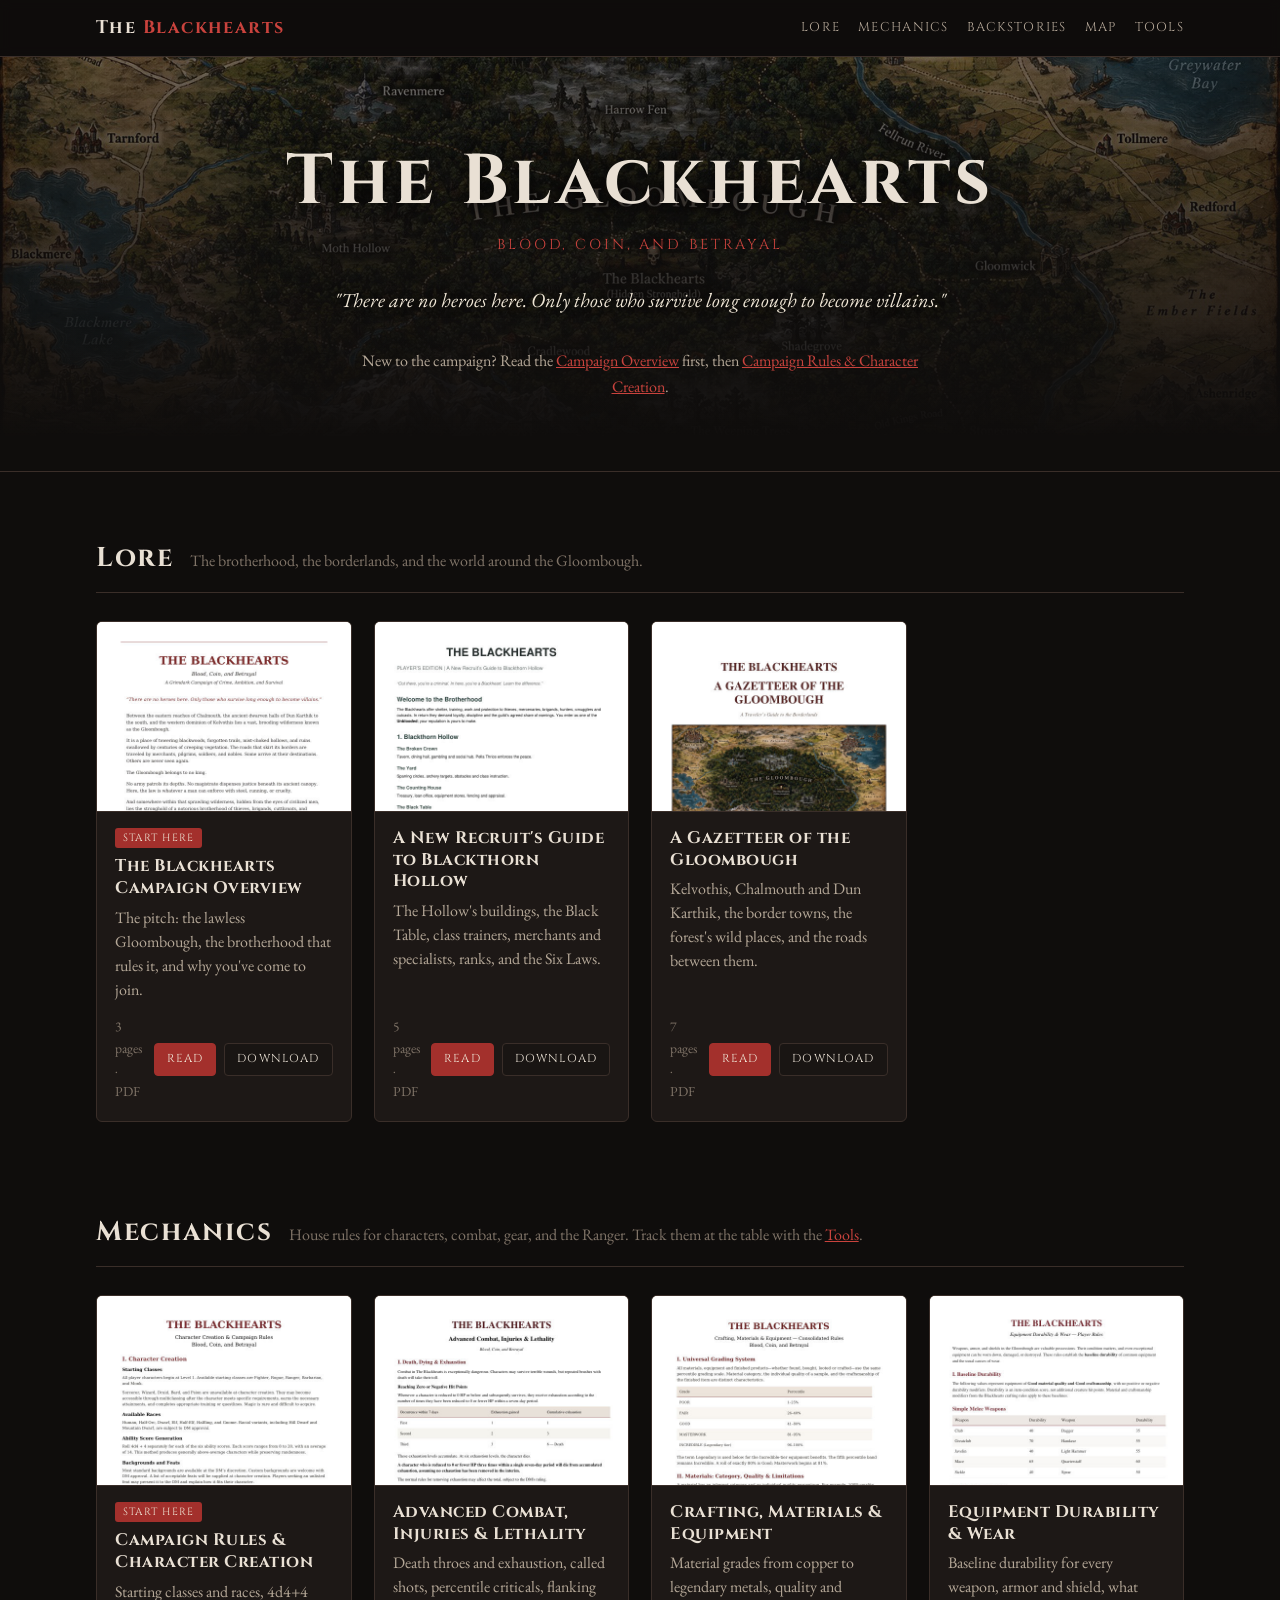
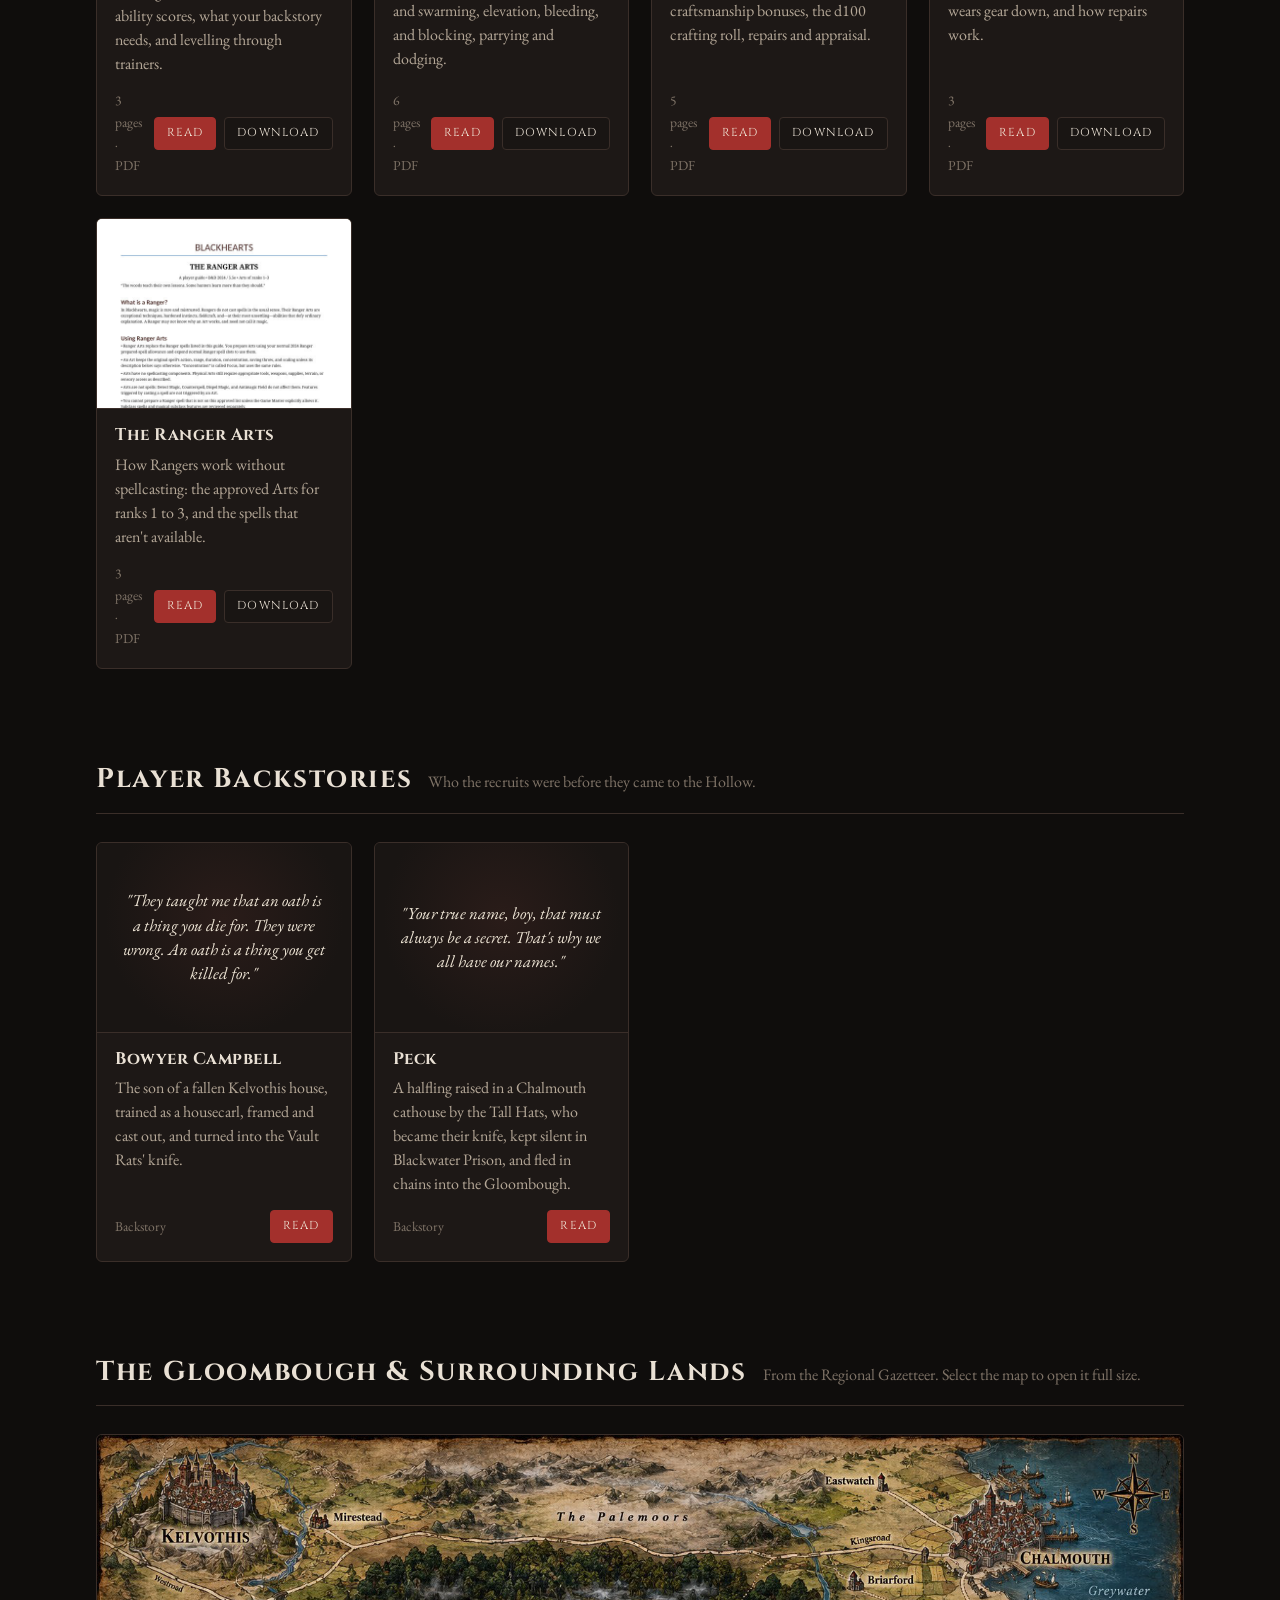
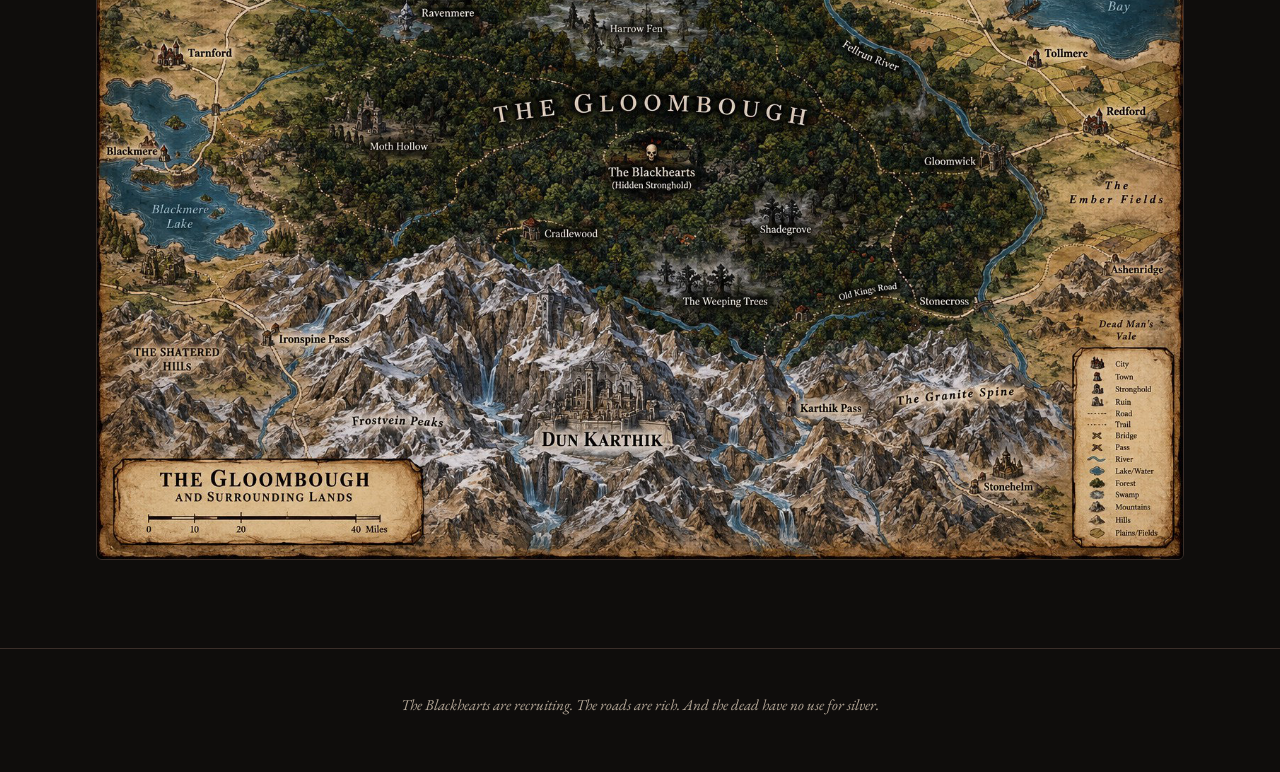
<file: index.html>
<!doctype html>
<html lang="en">
<head>
  <meta charset="utf-8">
  <meta name="viewport" content="width=device-width, initial-scale=1">
  <title>The Blackhearts</title>
  <meta name="description" content="Player documents for The Blackhearts, a grimdark D&amp;D campaign in the Gloombough: lore, rules, and character backstories.">
  <link rel="preconnect" href="https://fonts.googleapis.com">
  <link rel="preconnect" href="https://fonts.gstatic.com" crossorigin>
  <link href="https://fonts.googleapis.com/css2?family=Cinzel:wght@500;700&family=EB+Garamond:ital,wght@0,400;0,600;1,400&display=swap" rel="stylesheet">
  <link rel="stylesheet" href="assets/style.css">
</head>
<body>

<header class="topbar">
  <div class="wrap">
    <a class="brand" href="#top">The <span>Blackhearts</span></a>
    <nav>
      <a href="#lore">Lore</a>
      <a href="#mechanics">Mechanics</a>
      <a href="#backstories">Backstories</a>
      <a href="#map">Map</a>
      <a href="tools/">Tools</a>
    </nav>
  </div>
</header>

<div class="hero" id="top">
  <div class="wrap">
    <h1>The Blackhearts</h1>
    <p class="tagline">Blood, Coin, and Betrayal</p>
    <blockquote>"There are no heroes here. Only those who survive long enough to become villains."</blockquote>
    <p class="start">New to the campaign? Read the <a href="docs/lore/campaign-overview.pdf" target="_blank" rel="noopener">Campaign Overview</a> first, then <a href="docs/mechanics/campaign-rules-character-creation.pdf" target="_blank" rel="noopener">Campaign Rules &amp; Character Creation</a>.</p>
  </div>
</div>

<main class="wrap">

  <section class="shelf" id="lore">
    <div class="shelf-head">
      <h2>Lore</h2>
      <p>The brotherhood, the borderlands, and the world around the Gloombough.</p>
    </div>
    <div class="grid">

      <article class="card">
        <a class="cover" href="docs/lore/campaign-overview.pdf" target="_blank" rel="noopener"><img src="assets/covers/campaign-overview.jpg" alt="First page of The Blackhearts Campaign Overview" loading="lazy"></a>
        <div class="body">
          <span class="badge">Start here</span>
          <h3><a href="docs/lore/campaign-overview.pdf" target="_blank" rel="noopener">The Blackhearts Campaign Overview</a></h3>
          <p class="desc">The pitch: the lawless Gloombough, the brotherhood that rules it, and why you've come to join.</p>
          <div class="meta">3 pages · PDF
            <span class="actions"><a class="btn primary" href="docs/lore/campaign-overview.pdf" target="_blank" rel="noopener">Read</a><a class="btn" href="docs/lore/campaign-overview.pdf" download>Download</a></span>
          </div>
        </div>
      </article>

      <article class="card">
        <a class="cover" href="docs/lore/blackhearts-faction-guide.pdf" target="_blank" rel="noopener"><img src="assets/covers/blackhearts-faction-guide.jpg" alt="First page of the Blackhearts faction guide" loading="lazy"></a>
        <div class="body">
          <h3><a href="docs/lore/blackhearts-faction-guide.pdf" target="_blank" rel="noopener">A New Recruit's Guide to Blackthorn Hollow</a></h3>
          <p class="desc">The Hollow's buildings, the Black Table, class trainers, merchants and specialists, ranks, and the Six Laws.</p>
          <div class="meta">5 pages · PDF
            <span class="actions"><a class="btn primary" href="docs/lore/blackhearts-faction-guide.pdf" target="_blank" rel="noopener">Read</a><a class="btn" href="docs/lore/blackhearts-faction-guide.pdf" download>Download</a></span>
          </div>
        </div>
      </article>

      <article class="card">
        <a class="cover" href="docs/lore/regional-gazetteer.pdf" target="_blank" rel="noopener"><img src="assets/covers/regional-gazetteer.jpg" alt="First page of the Regional Gazetteer, showing the map of the Gloombough" loading="lazy"></a>
        <div class="body">
          <h3><a href="docs/lore/regional-gazetteer.pdf" target="_blank" rel="noopener">A Gazetteer of the Gloombough</a></h3>
          <p class="desc">Kelvothis, Chalmouth and Dun Karthik, the border towns, the forest's wild places, and the roads between them.</p>
          <div class="meta">7 pages · PDF
            <span class="actions"><a class="btn primary" href="docs/lore/regional-gazetteer.pdf" target="_blank" rel="noopener">Read</a><a class="btn" href="docs/lore/regional-gazetteer.pdf" download>Download</a></span>
          </div>
        </div>
      </article>

    </div>
  </section>

  <section class="shelf" id="mechanics">
    <div class="shelf-head">
      <h2>Mechanics</h2>
      <p>House rules for characters, combat, gear, and the Ranger. Track them at the table with the <a href="tools/">Tools</a>.</p>
    </div>
    <div class="grid">

      <article class="card">
        <a class="cover" href="docs/mechanics/campaign-rules-character-creation.pdf" target="_blank" rel="noopener"><img src="assets/covers/campaign-rules-character-creation.jpg" alt="First page of Campaign Rules and Character Creation" loading="lazy"></a>
        <div class="body">
          <span class="badge">Start here</span>
          <h3><a href="docs/mechanics/campaign-rules-character-creation.pdf" target="_blank" rel="noopener">Campaign Rules &amp; Character Creation</a></h3>
          <p class="desc">Starting classes and races, 4d4+4 ability scores, what your backstory needs, and levelling through trainers.</p>
          <div class="meta">3 pages · PDF
            <span class="actions"><a class="btn primary" href="docs/mechanics/campaign-rules-character-creation.pdf" target="_blank" rel="noopener">Read</a><a class="btn" href="docs/mechanics/campaign-rules-character-creation.pdf" download>Download</a></span>
          </div>
        </div>
      </article>

      <article class="card">
        <a class="cover" href="docs/mechanics/advanced-combat.pdf" target="_blank" rel="noopener"><img src="assets/covers/advanced-combat.jpg" alt="First page of Advanced Combat, Injuries and Lethality" loading="lazy"></a>
        <div class="body">
          <h3><a href="docs/mechanics/advanced-combat.pdf" target="_blank" rel="noopener">Advanced Combat, Injuries &amp; Lethality</a></h3>
          <p class="desc">Death throes and exhaustion, called shots, percentile criticals, flanking and swarming, elevation, bleeding, and blocking, parrying and dodging.</p>
          <div class="meta">6 pages · PDF
            <span class="actions"><a class="btn primary" href="docs/mechanics/advanced-combat.pdf" target="_blank" rel="noopener">Read</a><a class="btn" href="docs/mechanics/advanced-combat.pdf" download>Download</a></span>
          </div>
        </div>
      </article>

      <article class="card">
        <a class="cover" href="docs/mechanics/crafting.pdf" target="_blank" rel="noopener"><img src="assets/covers/crafting.jpg" alt="First page of Crafting, Materials and Equipment" loading="lazy"></a>
        <div class="body">
          <h3><a href="docs/mechanics/crafting.pdf" target="_blank" rel="noopener">Crafting, Materials &amp; Equipment</a></h3>
          <p class="desc">Material grades from copper to legendary metals, quality and craftsmanship bonuses, the d100 crafting roll, repairs and appraisal.</p>
          <div class="meta">5 pages · PDF
            <span class="actions"><a class="btn primary" href="docs/mechanics/crafting.pdf" target="_blank" rel="noopener">Read</a><a class="btn" href="docs/mechanics/crafting.pdf" download>Download</a></span>
          </div>
        </div>
      </article>

      <article class="card">
        <a class="cover" href="docs/mechanics/durability.pdf" target="_blank" rel="noopener"><img src="assets/covers/durability.jpg" alt="First page of Equipment Durability and Wear" loading="lazy"></a>
        <div class="body">
          <h3><a href="docs/mechanics/durability.pdf" target="_blank" rel="noopener">Equipment Durability &amp; Wear</a></h3>
          <p class="desc">Baseline durability for every weapon, armor and shield, what wears gear down, and how repairs work.</p>
          <div class="meta">3 pages · PDF
            <span class="actions"><a class="btn primary" href="docs/mechanics/durability.pdf" target="_blank" rel="noopener">Read</a><a class="btn" href="docs/mechanics/durability.pdf" download>Download</a></span>
          </div>
        </div>
      </article>

      <article class="card">
        <a class="cover" href="docs/mechanics/ranger-arts.pdf" target="_blank" rel="noopener"><img src="assets/covers/ranger-arts.jpg" alt="First page of The Ranger Arts player guide" loading="lazy"></a>
        <div class="body">
          <h3><a href="docs/mechanics/ranger-arts.pdf" target="_blank" rel="noopener">The Ranger Arts</a></h3>
          <p class="desc">How Rangers work without spellcasting: the approved Arts for ranks 1 to 3, and the spells that aren't available.</p>
          <div class="meta">3 pages · PDF
            <span class="actions"><a class="btn primary" href="docs/mechanics/ranger-arts.pdf" target="_blank" rel="noopener">Read</a><a class="btn" href="docs/mechanics/ranger-arts.pdf" download>Download</a></span>
          </div>
        </div>
      </article>

    </div>
  </section>

  <section class="shelf" id="backstories">
    <div class="shelf-head">
      <h2>Player Backstories</h2>
      <p>Who the recruits were before they came to the Hollow.</p>
    </div>
    <div class="grid">

      <article class="card">
        <a class="epigraph" href="backstories/bowyer-campbell.html">"They taught me that an oath is a thing you die for. They were wrong. An oath is a thing you get killed for."</a>
        <div class="body">
          <h3><a href="backstories/bowyer-campbell.html">Bowyer Campbell</a></h3>
          <p class="desc">The son of a fallen Kelvothis house, trained as a housecarl, framed and cast out, and turned into the Vault Rats' knife.</p>
          <div class="meta">Backstory
            <span class="actions"><a class="btn primary" href="backstories/bowyer-campbell.html">Read</a></span>
          </div>
        </div>
      </article>

      <article class="card">
        <a class="epigraph" href="backstories/peck.html">"Your true name, boy, that must always be a secret. That's why we all have our names."</a>
        <div class="body">
          <h3><a href="backstories/peck.html">Peck</a></h3>
          <p class="desc">A halfling raised in a Chalmouth cathouse by the Tall Hats, who became their knife, kept silent in Blackwater Prison, and fled in chains into the Gloombough.</p>
          <div class="meta">Backstory
            <span class="actions"><a class="btn primary" href="backstories/peck.html">Read</a></span>
          </div>
        </div>
      </article>

    </div>
  </section>

  <section class="shelf" id="map">
    <div class="shelf-head">
      <h2>The Gloombough &amp; Surrounding Lands</h2>
      <p>From the Regional Gazetteer. Select the map to open it full size.</p>
    </div>
    <a class="map-frame" href="assets/gloombough-map.jpg" target="_blank" rel="noopener">
      <img src="assets/gloombough-map.jpg" alt="Map of the Gloombough forest with Kelvothis to the west, Chalmouth to the east, and Dun Karthik in the southern mountains" loading="lazy">
    </a>
  </section>

</main>

<footer>
  <div class="wrap">
    <p class="closing">The Blackhearts are recruiting. The roads are rich. And the dead have no use for silver.</p>
  </div>
</footer>

</body>
</html>
</file>
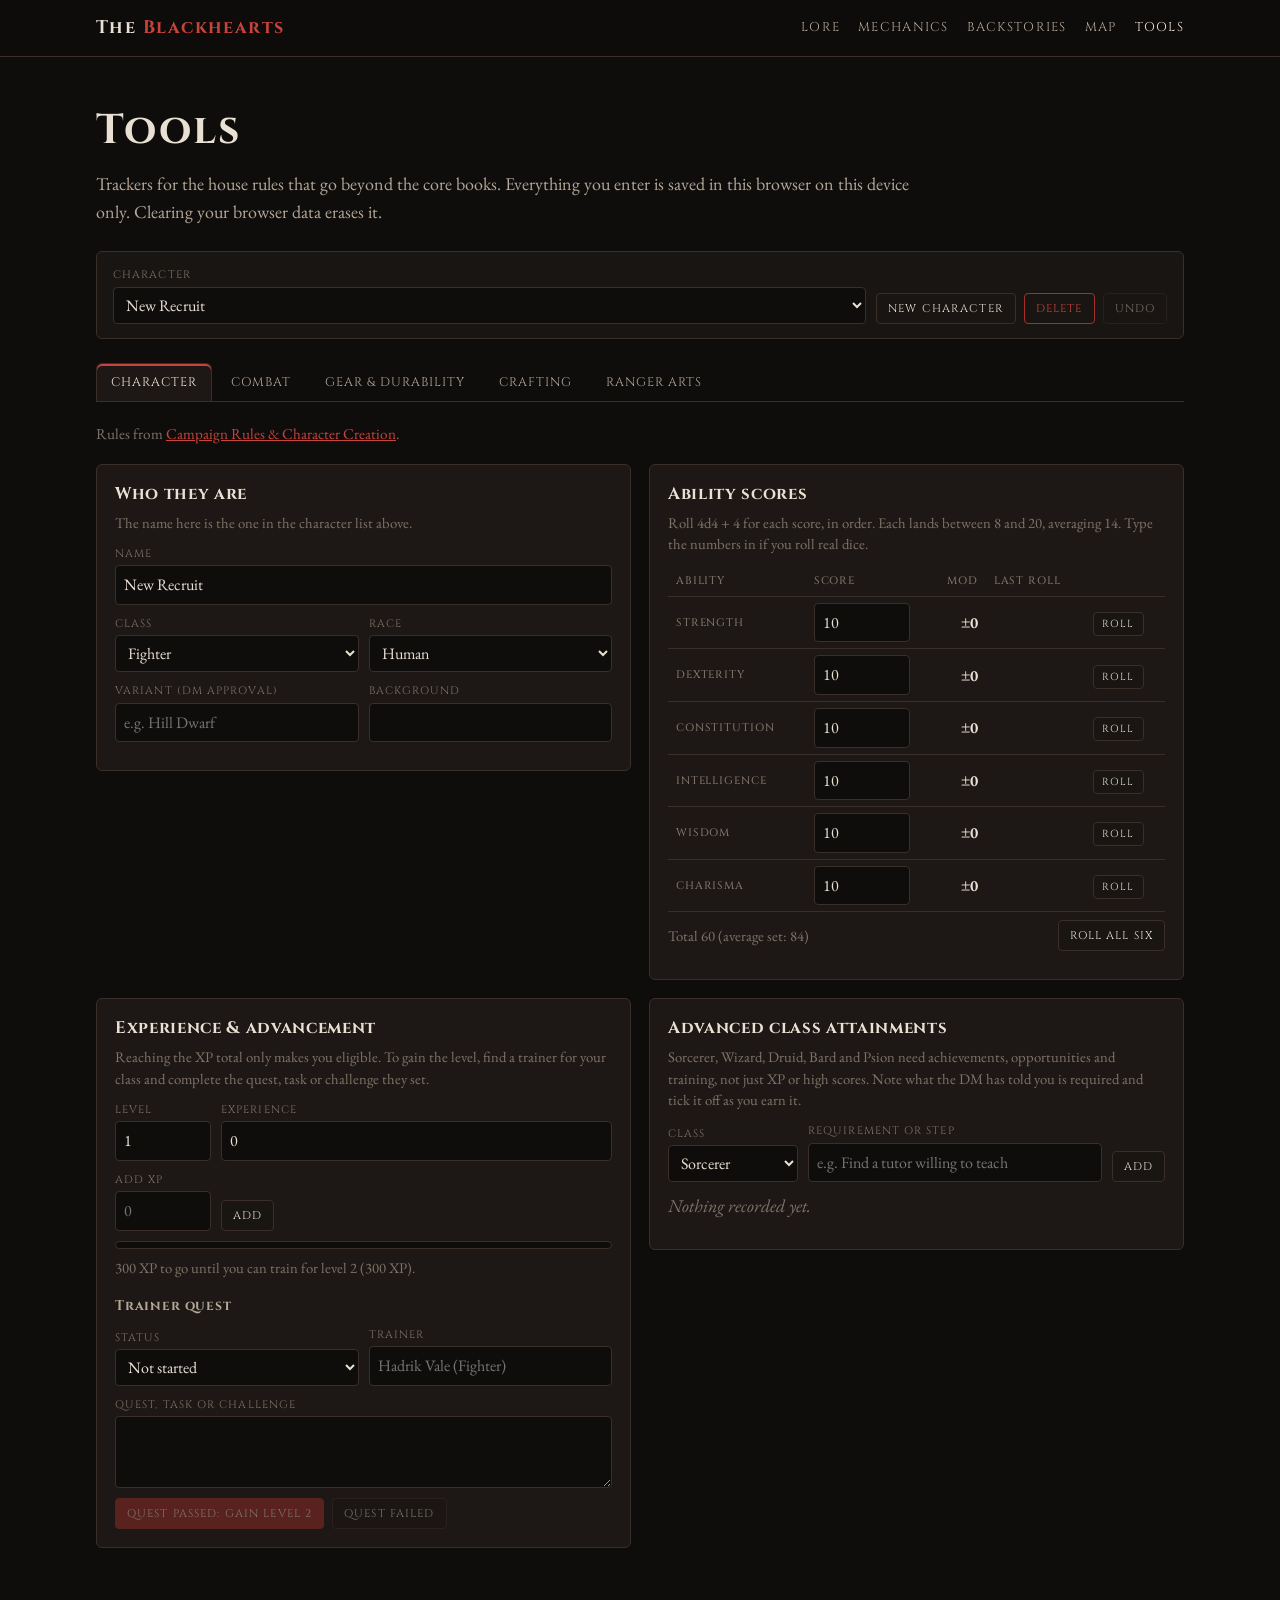
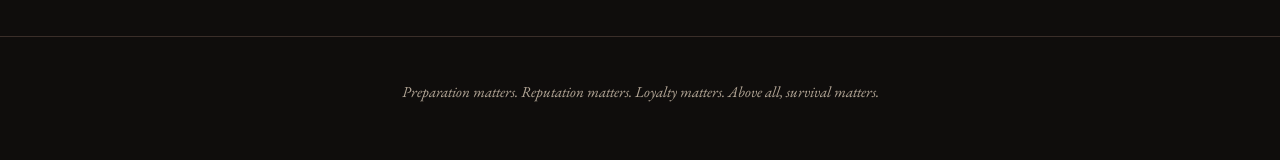
<file: tools/index.html>
<!doctype html>
<html lang="en">
<head>
  <meta charset="utf-8">
  <meta name="viewport" content="width=device-width, initial-scale=1">
  <title>Tools · The Blackhearts</title>
  <meta name="description" content="Trackers for The Blackhearts house rules: character advancement, injuries and death, gear durability, crafting and Ranger Arts.">
  <link rel="preconnect" href="https://fonts.googleapis.com">
  <link rel="preconnect" href="https://fonts.gstatic.com" crossorigin>
  <link href="https://fonts.googleapis.com/css2?family=Cinzel:wght@500;700&family=EB+Garamond:ital,wght@0,400;0,600;1,400&display=swap" rel="stylesheet">
  <link rel="stylesheet" href="../assets/style.css">
  <link rel="stylesheet" href="../assets/tools.css">
</head>
<body>

<header class="topbar">
  <div class="wrap">
    <a class="brand" href="../index.html">The <span>Blackhearts</span></a>
    <nav>
      <a href="../index.html#lore">Lore</a>
      <a href="../index.html#mechanics">Mechanics</a>
      <a href="../index.html#backstories">Backstories</a>
      <a href="../index.html#map">Map</a>
      <a href="./" aria-current="page">Tools</a>
    </nav>
  </div>
</header>

<main class="wrap tools" id="tools">
  <div class="tools-head">
    <h1>Tools</h1>
    <p>Trackers for the house rules that go beyond the core books. Everything you enter is saved in this browser on this device only. Clearing your browser data erases it.</p>
    <p class="storage-warning" id="storage-warning" hidden>This browser isn't letting the page save (private browsing or blocked site data). The tools still work, but your entries will be gone when you leave.</p>
  </div>

  <div class="charbar">
    <label class="field"><span>Character</span><select id="bh-char-select"></select></label>
    <div class="btns">
      <button type="button" class="btn" data-action="core.new">New character</button>
      <button type="button" class="btn danger" data-action="core.delete">Delete</button>
      <button type="button" class="btn" data-action="core.undo" id="bh-undo" title="Undo the last change">Undo</button>
    </div>
  </div>

  <div class="tablist" role="tablist" id="tool-tabs" aria-label="Rules"></div>
  <div class="panel" role="tabpanel" id="tool-panel" tabindex="-1"></div>

  <noscript><p class="callout bad">The tools need JavaScript turned on.</p></noscript>
</main>

<footer>
  <div class="wrap">
    <p class="closing">Preparation matters. Reputation matters. Loyalty matters. Above all, survival matters.</p>
  </div>
</footer>

<script src="../assets/tools/rules.js"></script>
<script src="../assets/tools/core.js"></script>
<script src="../assets/tools/character.js"></script>
<script src="../assets/tools/combat.js"></script>
<script src="../assets/tools/gear.js"></script>
<script src="../assets/tools/crafting.js"></script>
<script src="../assets/tools/ranger.js"></script>
<script>BH.start();</script>
</body>
</html>
</file>
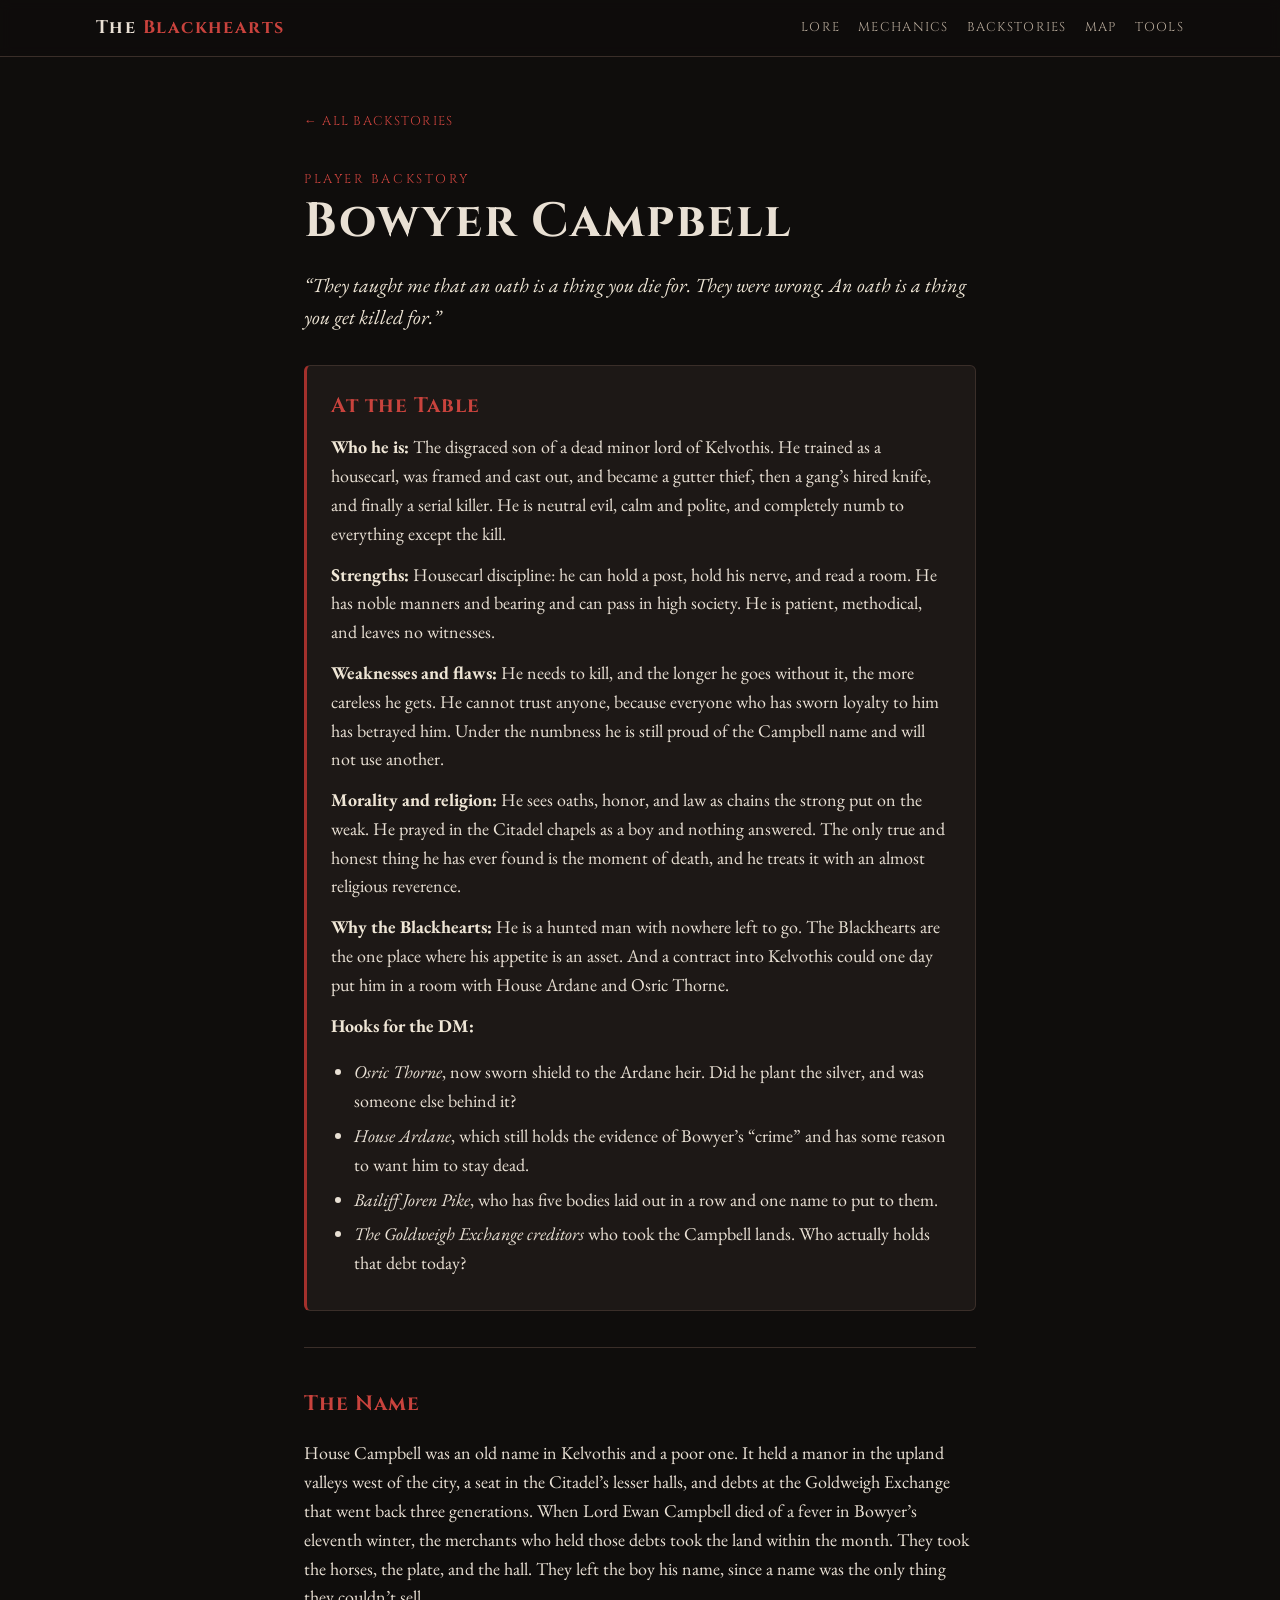
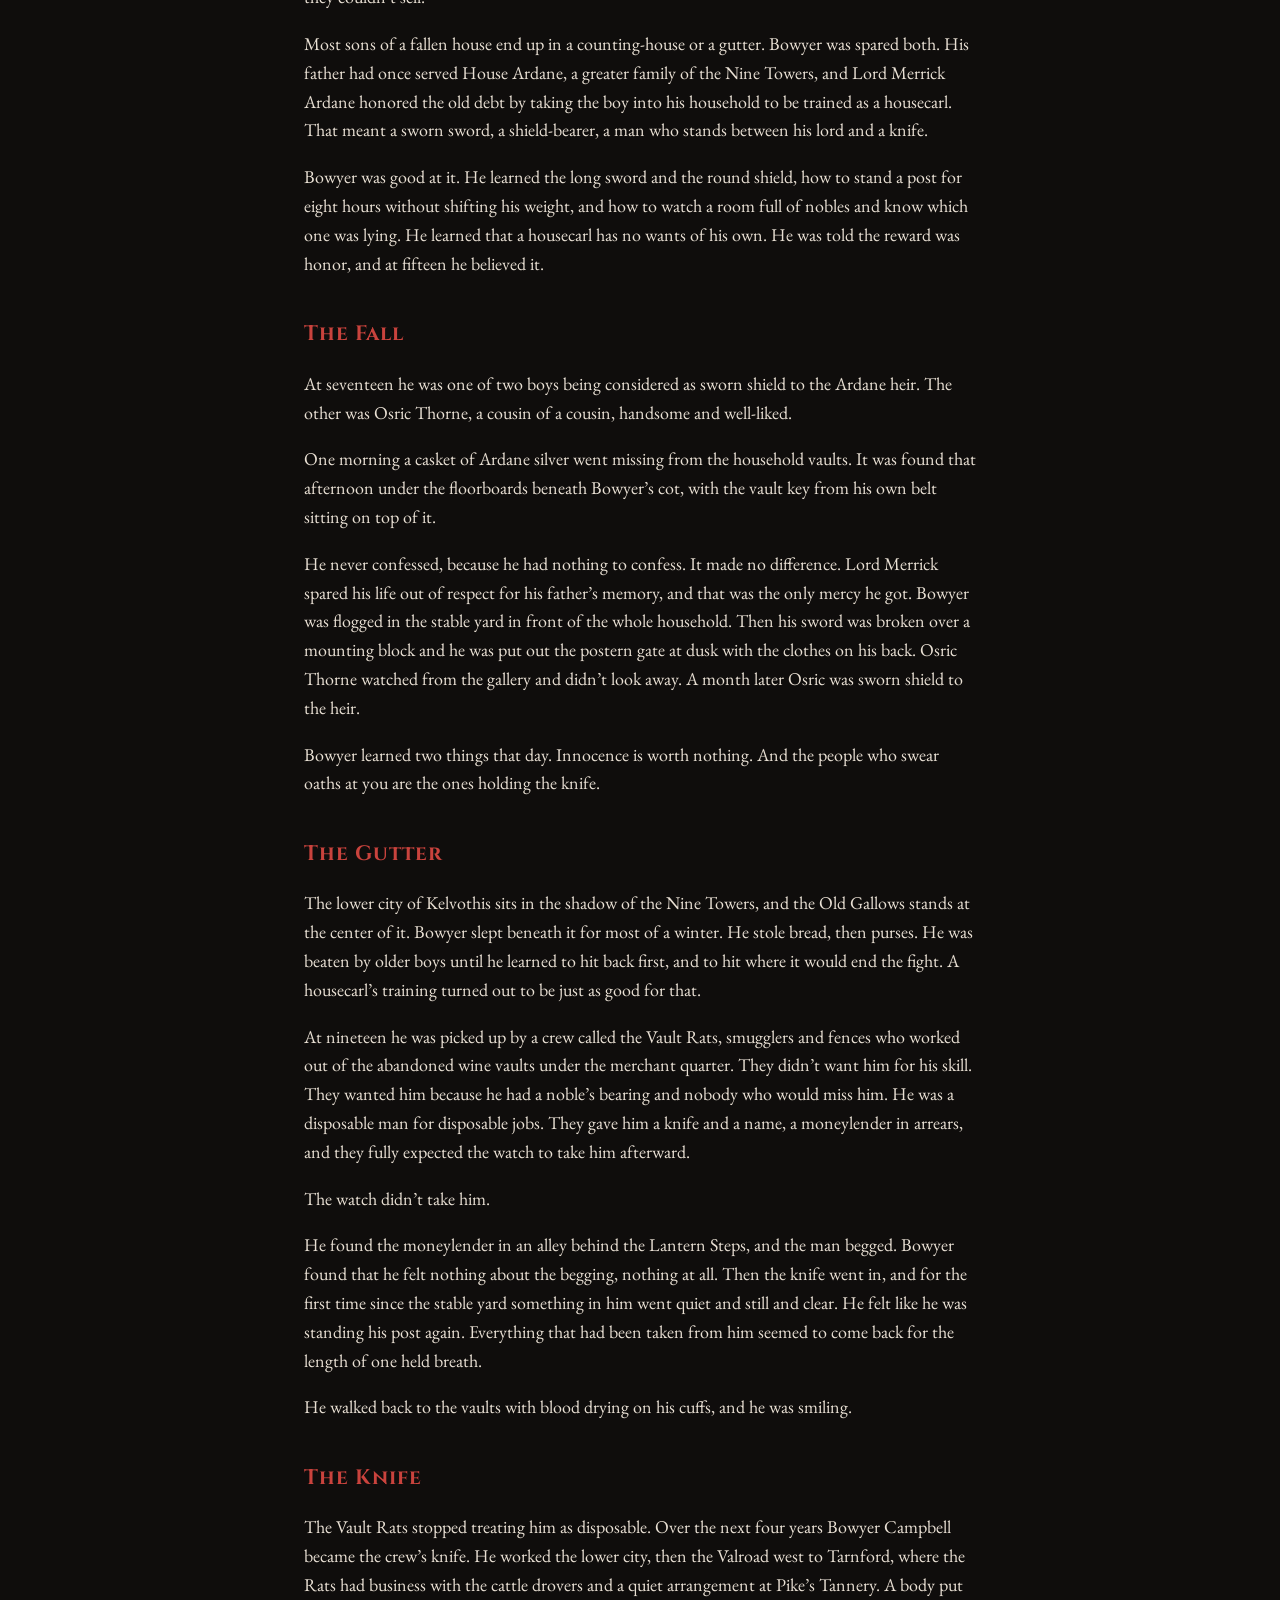
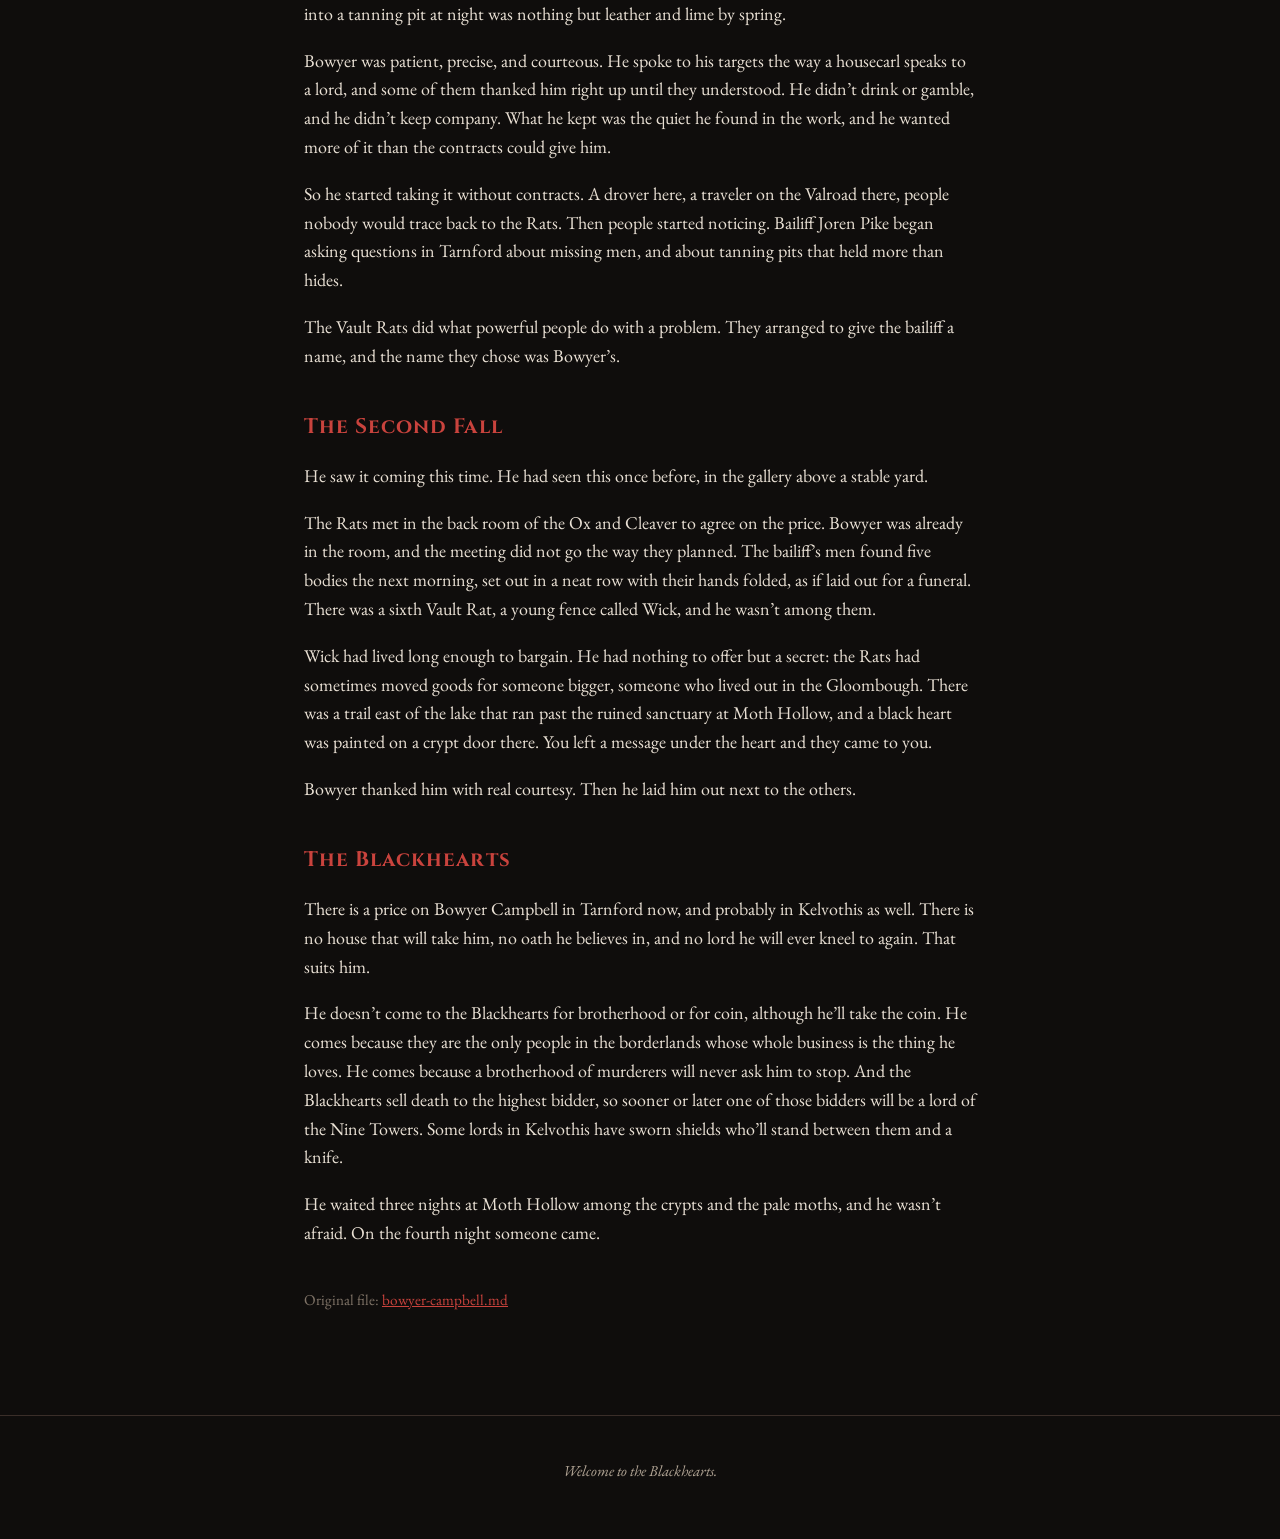
<file: backstories/bowyer-campbell.html>
<!doctype html>
<html lang="en">
<head>
  <meta charset="utf-8">
  <meta name="viewport" content="width=device-width, initial-scale=1">
  <title>Bowyer Campbell · The Blackhearts</title>
  <meta name="description" content="Player backstory for Bowyer Campbell, a Blackhearts recruit.">
  <link rel="preconnect" href="https://fonts.googleapis.com">
  <link rel="preconnect" href="https://fonts.gstatic.com" crossorigin>
  <link href="https://fonts.googleapis.com/css2?family=Cinzel:wght@500;700&family=EB+Garamond:ital,wght@0,400;0,600;1,400&display=swap" rel="stylesheet">
  <link rel="stylesheet" href="../assets/style.css">
</head>
<body>

<header class="topbar">
  <div class="wrap">
    <a class="brand" href="../index.html">The <span>Blackhearts</span></a>
    <nav>
      <a href="../index.html#lore">Lore</a>
      <a href="../index.html#mechanics">Mechanics</a>
      <a href="../index.html#backstories">Backstories</a>
      <a href="../index.html#map">Map</a>
      <a href="../tools/">Tools</a>
    </nav>
  </div>
</header>

<article class="reading">
  <a class="back" href="../index.html#backstories">&larr; All backstories</a>
  <p class="kicker">Player Backstory</p>
<h1>Bowyer Campbell</h1>
<p><em>&ldquo;They taught me that an oath is a thing you die for. They were wrong. An oath is a thing you get killed for.&rdquo;</em></p>
<section class="at-the-table">
<h2>At the Table</h2>
<p><strong>Who he is:</strong> The disgraced son of a dead minor lord of Kelvothis. He trained as a housecarl, was framed and cast out, and became a gutter thief, then a gang&rsquo;s hired knife, and finally a serial killer. He is neutral evil, calm and polite, and completely numb to everything except the kill.</p>
<p><strong>Strengths:</strong> Housecarl discipline: he can hold a post, hold his nerve, and read a room. He has noble manners and bearing and can pass in high society. He is patient, methodical, and leaves no witnesses.</p>
<p><strong>Weaknesses and flaws:</strong> He needs to kill, and the longer he goes without it, the more careless he gets. He cannot trust anyone, because everyone who has sworn loyalty to him has betrayed him. Under the numbness he is still proud of the Campbell name and will not use another.</p>
<p><strong>Morality and religion:</strong> He sees oaths, honor, and law as chains the strong put on the weak. He prayed in the Citadel chapels as a boy and nothing answered. The only true and honest thing he has ever found is the moment of death, and he treats it with an almost religious reverence.</p>
<p><strong>Why the Blackhearts:</strong> He is a hunted man with nowhere left to go. The Blackhearts are the one place where his appetite is an asset. And a contract into Kelvothis could one day put him in a room with House Ardane and Osric Thorne.</p>
<p><strong>Hooks for the DM:</strong></p>
<ul>
<li><em>Osric Thorne</em>, now sworn shield to the Ardane heir. Did he plant the silver, and was someone else behind it?</li>
<li><em>House Ardane</em>, which still holds the evidence of Bowyer&rsquo;s &ldquo;crime&rdquo; and has some reason to want him to stay dead.</li>
<li><em>Bailiff Joren Pike</em>, who has five bodies laid out in a row and one name to put to them.</li>
<li><em>The Goldweigh Exchange creditors</em> who took the Campbell lands. Who actually holds that debt today?</li>
</ul>
</section>
<hr />
<h2>The Name</h2>
<p>House Campbell was an old name in Kelvothis and a poor one. It held a manor in the upland valleys west of the city, a seat in the Citadel&rsquo;s lesser halls, and debts at the Goldweigh Exchange that went back three generations. When Lord Ewan Campbell died of a fever in Bowyer&rsquo;s eleventh winter, the merchants who held those debts took the land within the month. They took the horses, the plate, and the hall. They left the boy his name, since a name was the only thing they couldn&rsquo;t sell.</p>
<p>Most sons of a fallen house end up in a counting-house or a gutter. Bowyer was spared both. His father had once served House Ardane, a greater family of the Nine Towers, and Lord Merrick Ardane honored the old debt by taking the boy into his household to be trained as a housecarl. That meant a sworn sword, a shield-bearer, a man who stands between his lord and a knife.</p>
<p>Bowyer was good at it. He learned the long sword and the round shield, how to stand a post for eight hours without shifting his weight, and how to watch a room full of nobles and know which one was lying. He learned that a housecarl has no wants of his own. He was told the reward was honor, and at fifteen he believed it.</p>
<h2>The Fall</h2>
<p>At seventeen he was one of two boys being considered as sworn shield to the Ardane heir. The other was Osric Thorne, a cousin of a cousin, handsome and well-liked.</p>
<p>One morning a casket of Ardane silver went missing from the household vaults. It was found that afternoon under the floorboards beneath Bowyer&rsquo;s cot, with the vault key from his own belt sitting on top of it.</p>
<p>He never confessed, because he had nothing to confess. It made no difference. Lord Merrick spared his life out of respect for his father&rsquo;s memory, and that was the only mercy he got. Bowyer was flogged in the stable yard in front of the whole household. Then his sword was broken over a mounting block and he was put out the postern gate at dusk with the clothes on his back. Osric Thorne watched from the gallery and didn&rsquo;t look away. A month later Osric was sworn shield to the heir.</p>
<p>Bowyer learned two things that day. Innocence is worth nothing. And the people who swear oaths at you are the ones holding the knife.</p>
<h2>The Gutter</h2>
<p>The lower city of Kelvothis sits in the shadow of the Nine Towers, and the Old Gallows stands at the center of it. Bowyer slept beneath it for most of a winter. He stole bread, then purses. He was beaten by older boys until he learned to hit back first, and to hit where it would end the fight. A housecarl&rsquo;s training turned out to be just as good for that.</p>
<p>At nineteen he was picked up by a crew called the Vault Rats, smugglers and fences who worked out of the abandoned wine vaults under the merchant quarter. They didn&rsquo;t want him for his skill. They wanted him because he had a noble&rsquo;s bearing and nobody who would miss him. He was a disposable man for disposable jobs. They gave him a knife and a name, a moneylender in arrears, and they fully expected the watch to take him afterward.</p>
<p>The watch didn&rsquo;t take him.</p>
<p>He found the moneylender in an alley behind the Lantern Steps, and the man begged. Bowyer found that he felt nothing about the begging, nothing at all. Then the knife went in, and for the first time since the stable yard something in him went quiet and still and clear. He felt like he was standing his post again. Everything that had been taken from him seemed to come back for the length of one held breath.</p>
<p>He walked back to the vaults with blood drying on his cuffs, and he was smiling.</p>
<h2>The Knife</h2>
<p>The Vault Rats stopped treating him as disposable. Over the next four years Bowyer Campbell became the crew&rsquo;s knife. He worked the lower city, then the Valroad west to Tarnford, where the Rats had business with the cattle drovers and a quiet arrangement at Pike&rsquo;s Tannery. A body put into a tanning pit at night was nothing but leather and lime by spring.</p>
<p>Bowyer was patient, precise, and courteous. He spoke to his targets the way a housecarl speaks to a lord, and some of them thanked him right up until they understood. He didn&rsquo;t drink or gamble, and he didn&rsquo;t keep company. What he kept was the quiet he found in the work, and he wanted more of it than the contracts could give him.</p>
<p>So he started taking it without contracts. A drover here, a traveler on the Valroad there, people nobody would trace back to the Rats. Then people started noticing. Bailiff Joren Pike began asking questions in Tarnford about missing men, and about tanning pits that held more than hides.</p>
<p>The Vault Rats did what powerful people do with a problem. They arranged to give the bailiff a name, and the name they chose was Bowyer&rsquo;s.</p>
<h2>The Second Fall</h2>
<p>He saw it coming this time. He had seen this once before, in the gallery above a stable yard.</p>
<p>The Rats met in the back room of the Ox and Cleaver to agree on the price. Bowyer was already in the room, and the meeting did not go the way they planned. The bailiff&rsquo;s men found five bodies the next morning, set out in a neat row with their hands folded, as if laid out for a funeral. There was a sixth Vault Rat, a young fence called Wick, and he wasn&rsquo;t among them.</p>
<p>Wick had lived long enough to bargain. He had nothing to offer but a secret: the Rats had sometimes moved goods for someone bigger, someone who lived out in the Gloombough. There was a trail east of the lake that ran past the ruined sanctuary at Moth Hollow, and a black heart was painted on a crypt door there. You left a message under the heart and they came to you.</p>
<p>Bowyer thanked him with real courtesy. Then he laid him out next to the others.</p>
<h2>The Blackhearts</h2>
<p>There is a price on Bowyer Campbell in Tarnford now, and probably in Kelvothis as well. There is no house that will take him, no oath he believes in, and no lord he will ever kneel to again. That suits him.</p>
<p>He doesn&rsquo;t come to the Blackhearts for brotherhood or for coin, although he&rsquo;ll take the coin. He comes because they are the only people in the borderlands whose whole business is the thing he loves. He comes because a brotherhood of murderers will never ask him to stop. And the Blackhearts sell death to the highest bidder, so sooner or later one of those bidders will be a lord of the Nine Towers. Some lords in Kelvothis have sworn shields who&rsquo;ll stand between them and a knife.</p>
<p>He waited three nights at Moth Hollow among the crypts and the pale moths, and he wasn&rsquo;t afraid. On the fourth night someone came.</p>
  <p class="source">Original file: <a href="../docs/backstories/bowyer-campbell.md" download>bowyer-campbell.md</a></p>
</article>

<footer>
  <div class="wrap">
    <p class="closing">Welcome to the Blackhearts.</p>
  </div>
</footer>

</body>
</html>
</file>
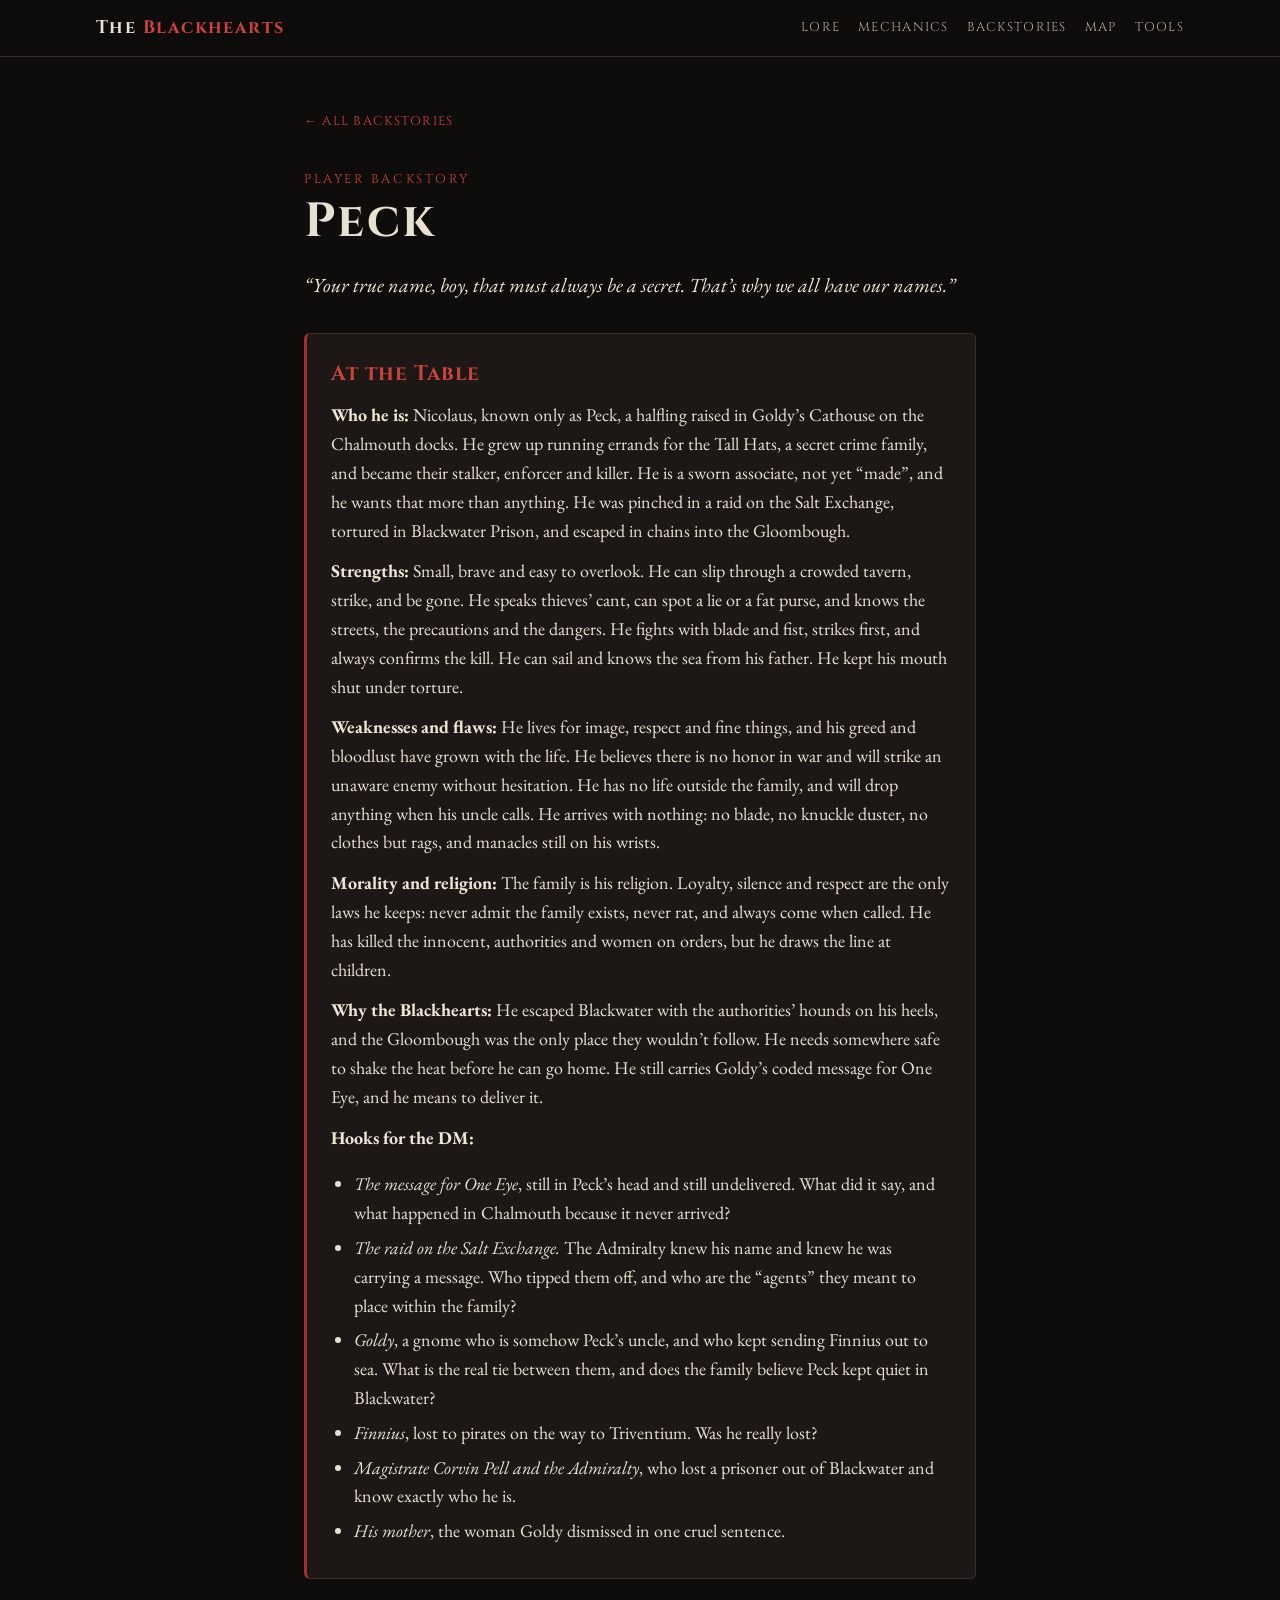
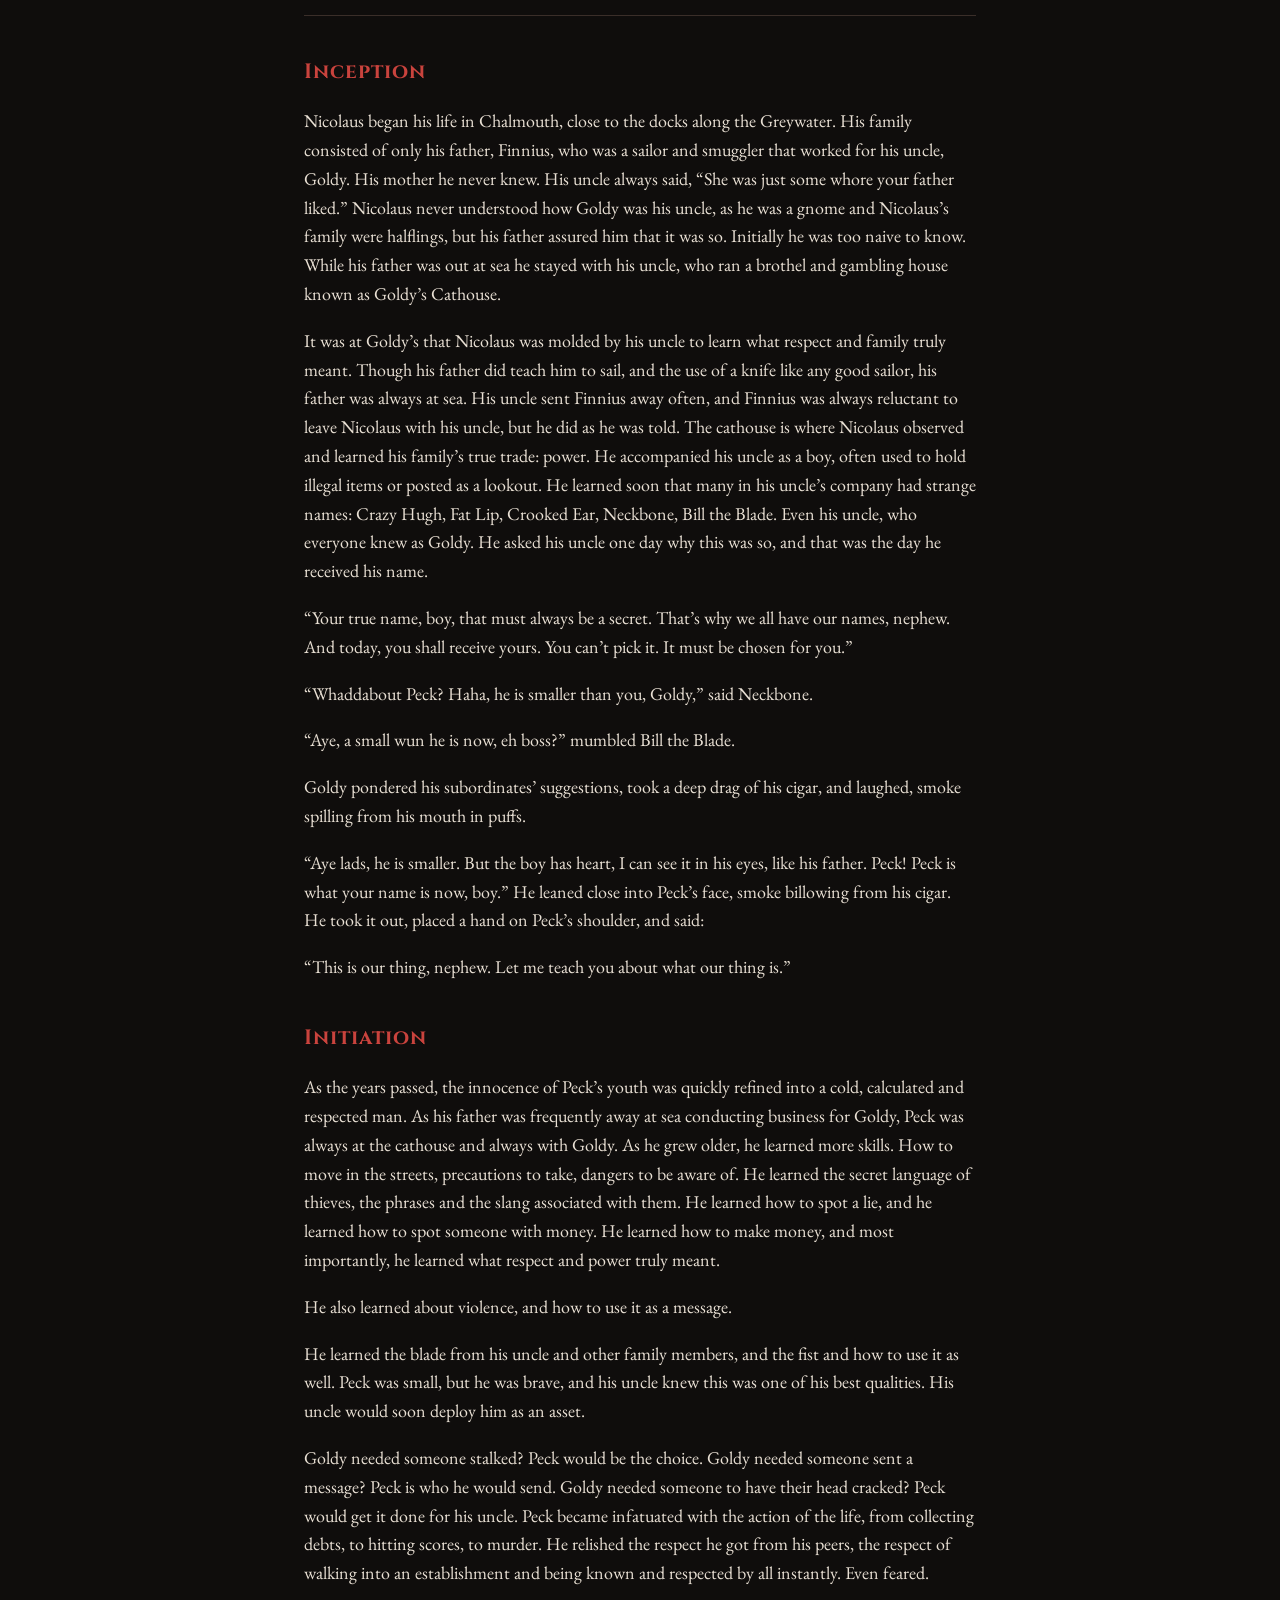
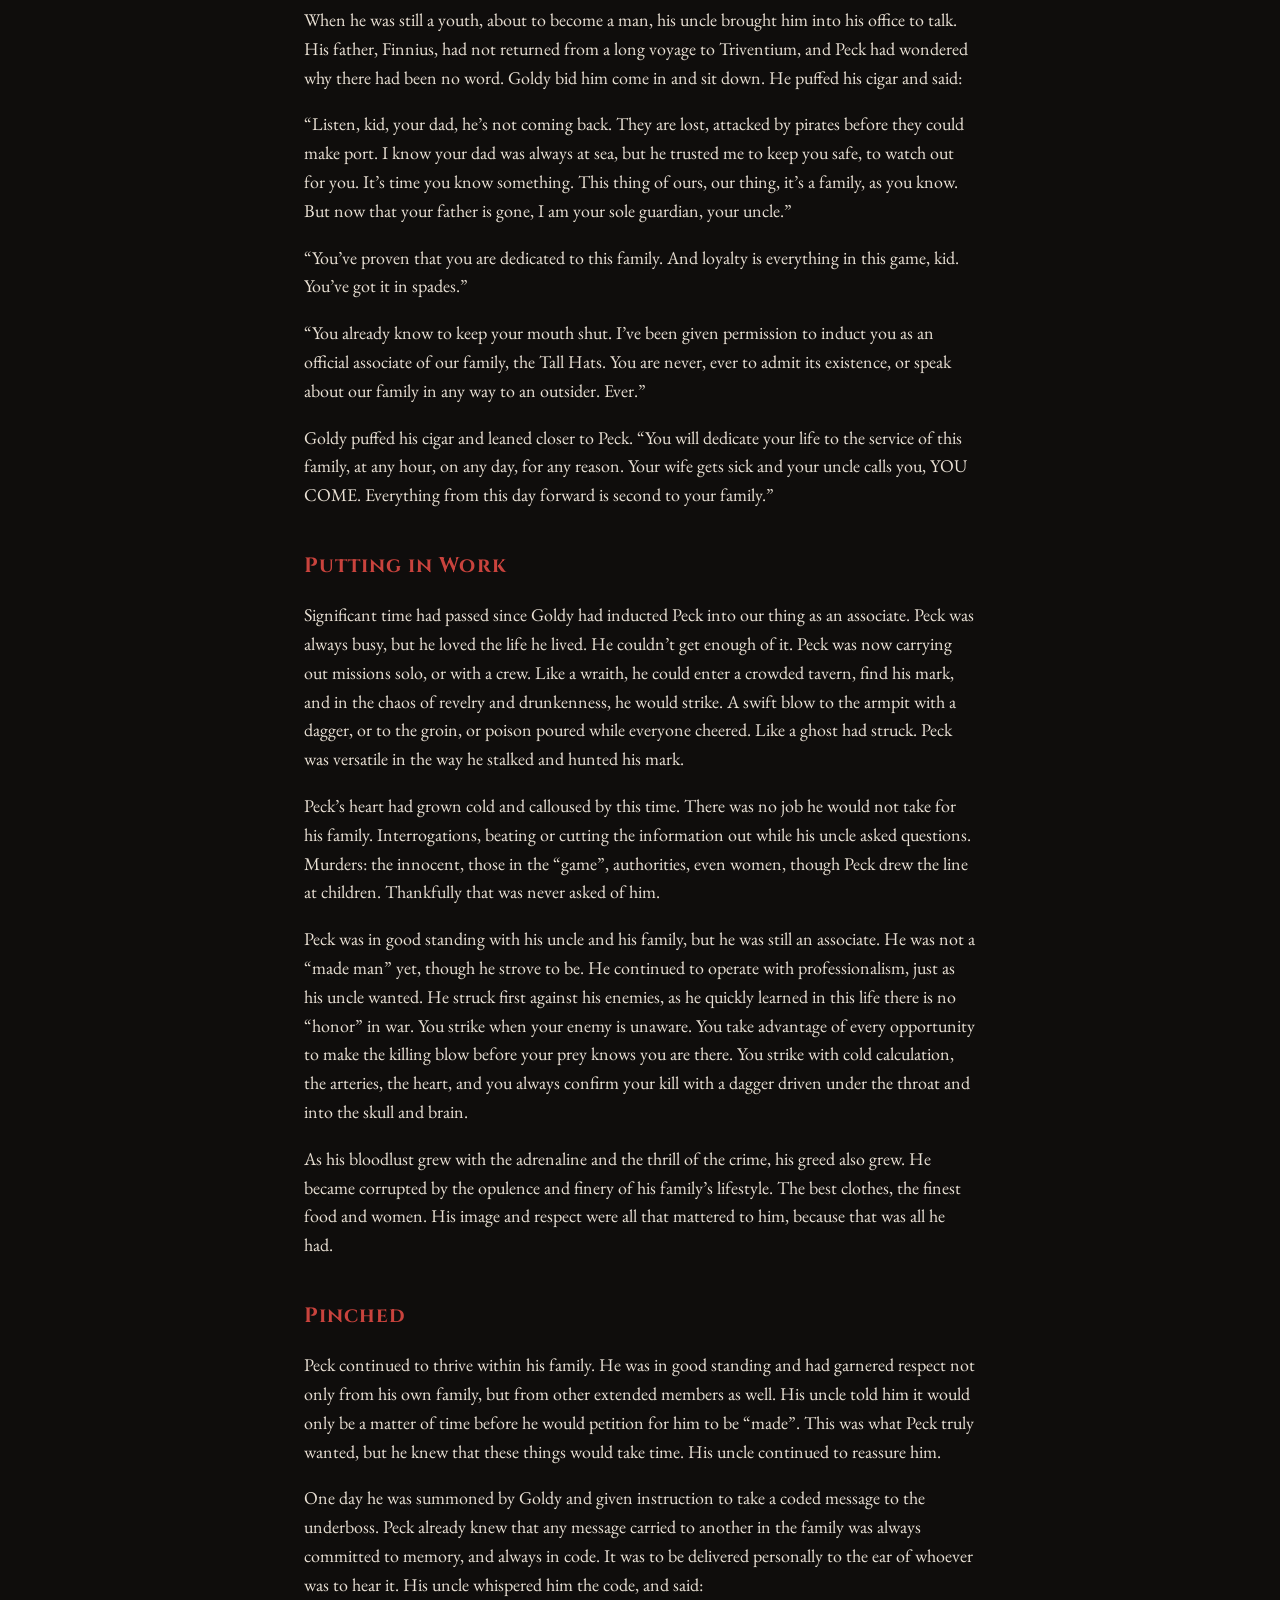
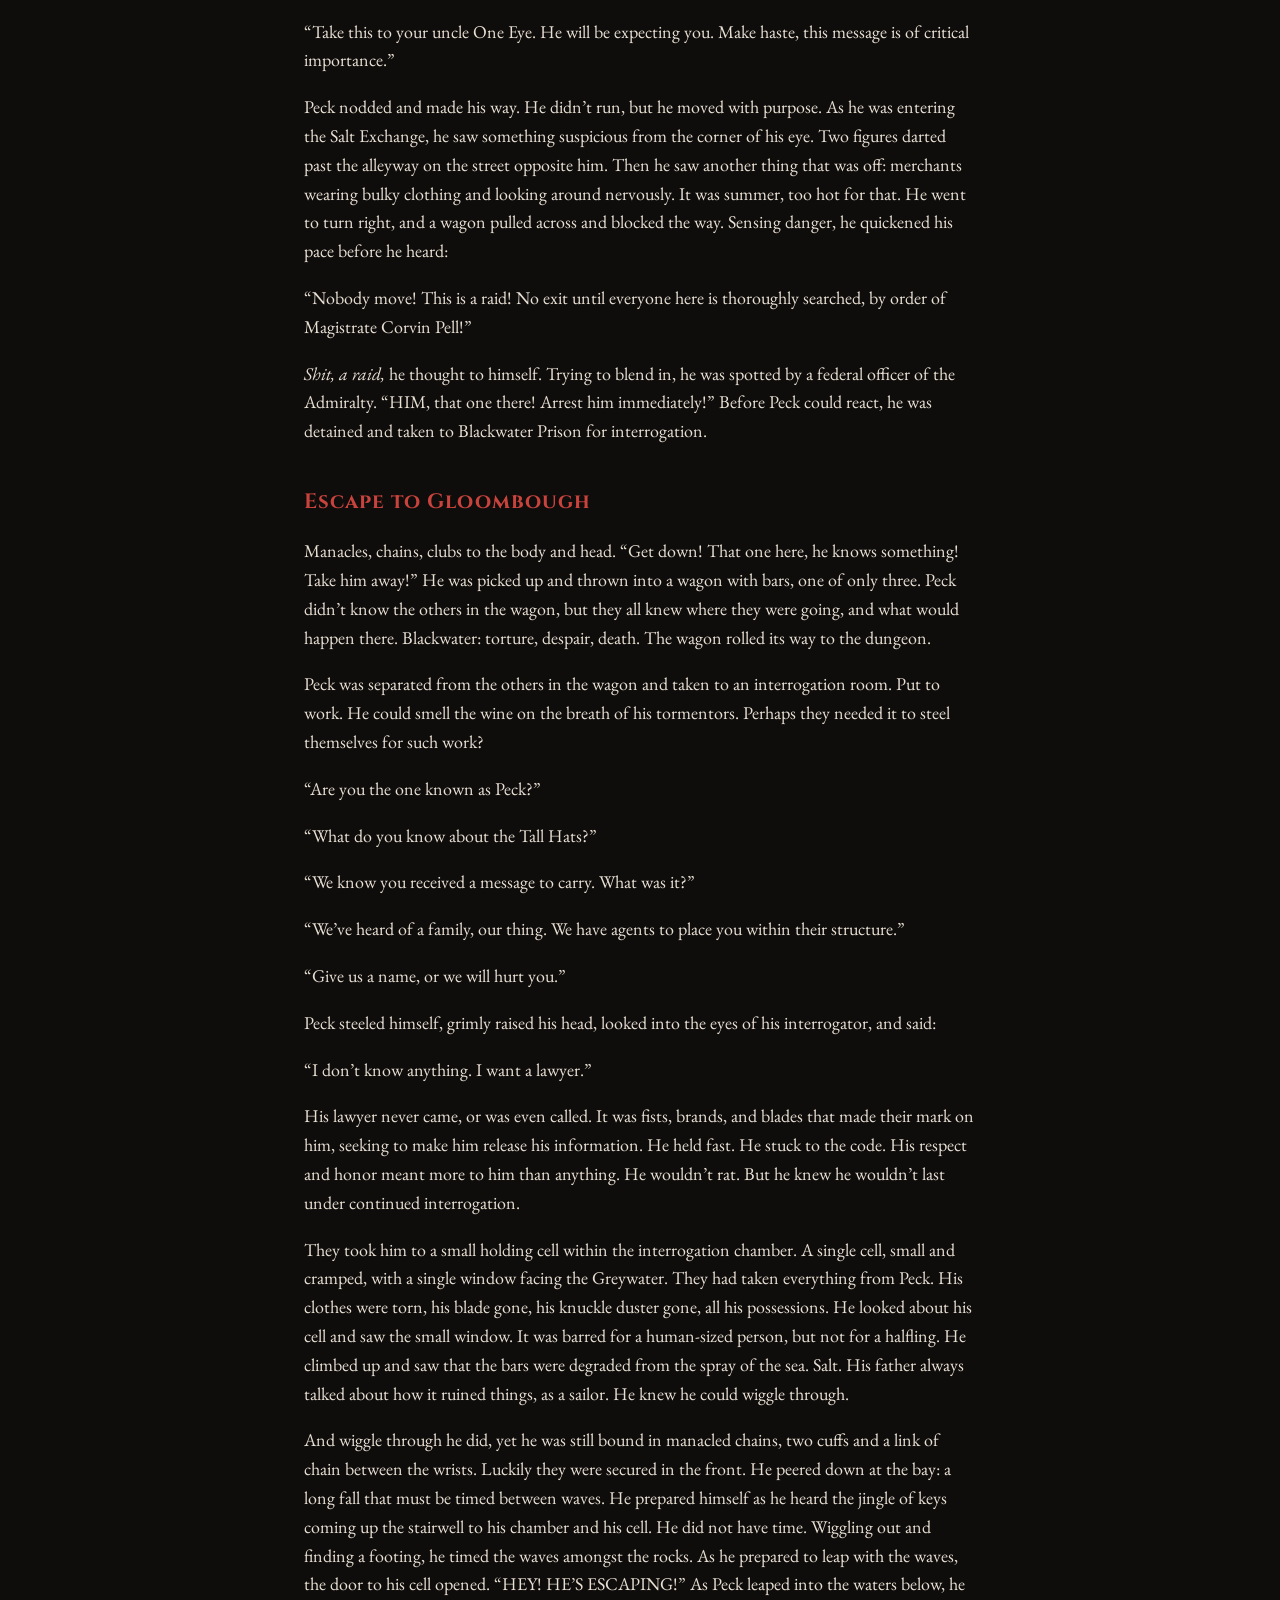
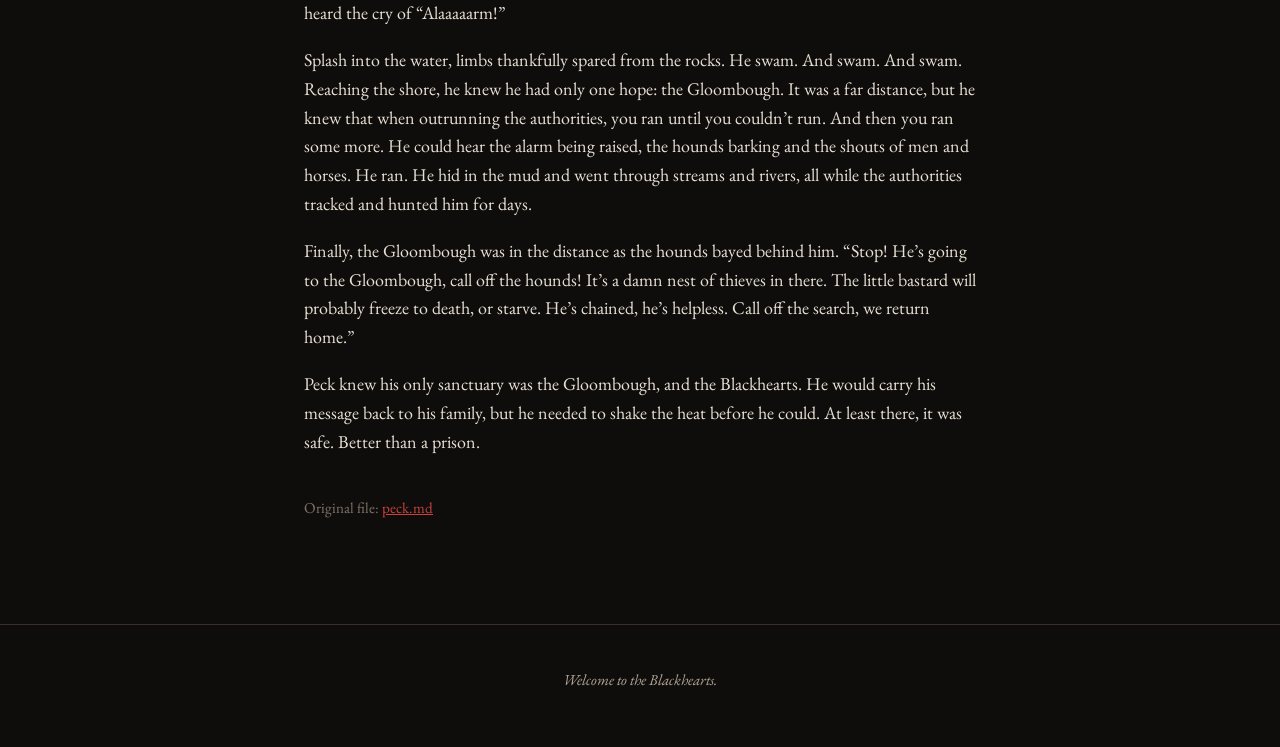
<file: backstories/peck.html>
<!doctype html>
<html lang="en">
<head>
  <meta charset="utf-8">
  <meta name="viewport" content="width=device-width, initial-scale=1">
  <title>Peck · The Blackhearts</title>
  <meta name="description" content="Player backstory for Peck, a Blackhearts recruit.">
  <link rel="preconnect" href="https://fonts.googleapis.com">
  <link rel="preconnect" href="https://fonts.gstatic.com" crossorigin>
  <link href="https://fonts.googleapis.com/css2?family=Cinzel:wght@500;700&family=EB+Garamond:ital,wght@0,400;0,600;1,400&display=swap" rel="stylesheet">
  <link rel="stylesheet" href="../assets/style.css">
</head>
<body>

<header class="topbar">
  <div class="wrap">
    <a class="brand" href="../index.html">The <span>Blackhearts</span></a>
    <nav>
      <a href="../index.html#lore">Lore</a>
      <a href="../index.html#mechanics">Mechanics</a>
      <a href="../index.html#backstories">Backstories</a>
      <a href="../index.html#map">Map</a>
      <a href="../tools/">Tools</a>
    </nav>
  </div>
</header>

<article class="reading">
  <a class="back" href="../index.html#backstories">&larr; All backstories</a>
  <p class="kicker">Player Backstory</p>
<h1>Peck</h1>
<p><em>&ldquo;Your true name, boy, that must always be a secret. That&rsquo;s why we all have our names.&rdquo;</em></p>
<section class="at-the-table">
<h2>At the Table</h2>
<p><strong>Who he is:</strong> Nicolaus, known only as Peck, a halfling raised in Goldy&rsquo;s Cathouse on the Chalmouth docks. He grew up running errands for the Tall Hats, a secret crime family, and became their stalker, enforcer and killer. He is a sworn associate, not yet &ldquo;made&rdquo;, and he wants that more than anything. He was pinched in a raid on the Salt Exchange, tortured in Blackwater Prison, and escaped in chains into the Gloombough.</p>
<p><strong>Strengths:</strong> Small, brave and easy to overlook. He can slip through a crowded tavern, strike, and be gone. He speaks thieves&rsquo; cant, can spot a lie or a fat purse, and knows the streets, the precautions and the dangers. He fights with blade and fist, strikes first, and always confirms the kill. He can sail and knows the sea from his father. He kept his mouth shut under torture.</p>
<p><strong>Weaknesses and flaws:</strong> He lives for image, respect and fine things, and his greed and bloodlust have grown with the life. He believes there is no honor in war and will strike an unaware enemy without hesitation. He has no life outside the family, and will drop anything when his uncle calls. He arrives with nothing: no blade, no knuckle duster, no clothes but rags, and manacles still on his wrists.</p>
<p><strong>Morality and religion:</strong> The family is his religion. Loyalty, silence and respect are the only laws he keeps: never admit the family exists, never rat, and always come when called. He has killed the innocent, authorities and women on orders, but he draws the line at children.</p>
<p><strong>Why the Blackhearts:</strong> He escaped Blackwater with the authorities&rsquo; hounds on his heels, and the Gloombough was the only place they wouldn&rsquo;t follow. He needs somewhere safe to shake the heat before he can go home. He still carries Goldy&rsquo;s coded message for One Eye, and he means to deliver it.</p>
<p><strong>Hooks for the DM:</strong></p>
<ul>
<li><em>The message for One Eye</em>, still in Peck&rsquo;s head and still undelivered. What did it say, and what happened in Chalmouth because it never arrived?</li>
<li><em>The raid on the Salt Exchange.</em> The Admiralty knew his name and knew he was carrying a message. Who tipped them off, and who are the &ldquo;agents&rdquo; they meant to place within the family?</li>
<li><em>Goldy</em>, a gnome who is somehow Peck&rsquo;s uncle, and who kept sending Finnius out to sea. What is the real tie between them, and does the family believe Peck kept quiet in Blackwater?</li>
<li><em>Finnius</em>, lost to pirates on the way to Triventium. Was he really lost?</li>
<li><em>Magistrate Corvin Pell and the Admiralty</em>, who lost a prisoner out of Blackwater and know exactly who he is.</li>
<li><em>His mother</em>, the woman Goldy dismissed in one cruel sentence.</li>
</ul>
</section>
<hr />
<h2>Inception</h2>
<p>Nicolaus began his life in Chalmouth, close to the docks along the Greywater. His family consisted of only his father, Finnius, who was a sailor and smuggler that worked for his uncle, Goldy. His mother he never knew. His uncle always said, &ldquo;She was just some whore your father liked.&rdquo; Nicolaus never understood how Goldy was his uncle, as he was a gnome and Nicolaus&rsquo;s family were halflings, but his father assured him that it was so. Initially he was too naive to know. While his father was out at sea he stayed with his uncle, who ran a brothel and gambling house known as Goldy&rsquo;s Cathouse.</p>
<p>It was at Goldy&rsquo;s that Nicolaus was molded by his uncle to learn what respect and family truly meant. Though his father did teach him to sail, and the use of a knife like any good sailor, his father was always at sea. His uncle sent Finnius away often, and Finnius was always reluctant to leave Nicolaus with his uncle, but he did as he was told. The cathouse is where Nicolaus observed and learned his family&rsquo;s true trade: power. He accompanied his uncle as a boy, often used to hold illegal items or posted as a lookout. He learned soon that many in his uncle&rsquo;s company had strange names: Crazy Hugh, Fat Lip, Crooked Ear, Neckbone, Bill the Blade. Even his uncle, who everyone knew as Goldy. He asked his uncle one day why this was so, and that was the day he received his name.</p>
<p>&ldquo;Your true name, boy, that must always be a secret. That&rsquo;s why we all have our names, nephew. And today, you shall receive yours. You can&rsquo;t pick it. It must be chosen for you.&rdquo;</p>
<p>&ldquo;Whaddabout Peck? Haha, he is smaller than you, Goldy,&rdquo; said Neckbone.</p>
<p>&ldquo;Aye, a small wun he is now, eh boss?&rdquo; mumbled Bill the Blade.</p>
<p>Goldy pondered his subordinates&rsquo; suggestions, took a deep drag of his cigar, and laughed, smoke spilling from his mouth in puffs.</p>
<p>&ldquo;Aye lads, he is smaller. But the boy has heart, I can see it in his eyes, like his father. Peck! Peck is what your name is now, boy.&rdquo; He leaned close into Peck&rsquo;s face, smoke billowing from his cigar. He took it out, placed a hand on Peck&rsquo;s shoulder, and said:</p>
<p>&ldquo;This is our thing, nephew. Let me teach you about what our thing is.&rdquo;</p>
<h2>Initiation</h2>
<p>As the years passed, the innocence of Peck&rsquo;s youth was quickly refined into a cold, calculated and respected man. As his father was frequently away at sea conducting business for Goldy, Peck was always at the cathouse and always with Goldy. As he grew older, he learned more skills. How to move in the streets, precautions to take, dangers to be aware of. He learned the secret language of thieves, the phrases and the slang associated with them. He learned how to spot a lie, and he learned how to spot someone with money. He learned how to make money, and most importantly, he learned what respect and power truly meant.</p>
<p>He also learned about violence, and how to use it as a message.</p>
<p>He learned the blade from his uncle and other family members, and the fist and how to use it as well. Peck was small, but he was brave, and his uncle knew this was one of his best qualities. His uncle would soon deploy him as an asset.</p>
<p>Goldy needed someone stalked? Peck would be the choice. Goldy needed someone sent a message? Peck is who he would send. Goldy needed someone to have their head cracked? Peck would get it done for his uncle. Peck became infatuated with the action of the life, from collecting debts, to hitting scores, to murder. He relished the respect he got from his peers, the respect of walking into an establishment and being known and respected by all instantly. Even feared.</p>
<p>When he was still a youth, about to become a man, his uncle brought him into his office to talk. His father, Finnius, had not returned from a long voyage to Triventium, and Peck had wondered why there had been no word. Goldy bid him come in and sit down. He puffed his cigar and said:</p>
<p>&ldquo;Listen, kid, your dad, he&rsquo;s not coming back. They are lost, attacked by pirates before they could make port. I know your dad was always at sea, but he trusted me to keep you safe, to watch out for you. It&rsquo;s time you know something. This thing of ours, our thing, it&rsquo;s a family, as you know. But now that your father is gone, I am your sole guardian, your uncle.&rdquo;</p>
<p>&ldquo;You&rsquo;ve proven that you are dedicated to this family. And loyalty is everything in this game, kid. You&rsquo;ve got it in spades.&rdquo;</p>
<p>&ldquo;You already know to keep your mouth shut. I&rsquo;ve been given permission to induct you as an official associate of our family, the Tall Hats. You are never, ever to admit its existence, or speak about our family in any way to an outsider. Ever.&rdquo;</p>
<p>Goldy puffed his cigar and leaned closer to Peck. &ldquo;You will dedicate your life to the service of this family, at any hour, on any day, for any reason. Your wife gets sick and your uncle calls you, YOU COME. Everything from this day forward is second to your family.&rdquo;</p>
<h2>Putting in Work</h2>
<p>Significant time had passed since Goldy had inducted Peck into our thing as an associate. Peck was always busy, but he loved the life he lived. He couldn&rsquo;t get enough of it. Peck was now carrying out missions solo, or with a crew. Like a wraith, he could enter a crowded tavern, find his mark, and in the chaos of revelry and drunkenness, he would strike. A swift blow to the armpit with a dagger, or to the groin, or poison poured while everyone cheered. Like a ghost had struck. Peck was versatile in the way he stalked and hunted his mark.</p>
<p>Peck&rsquo;s heart had grown cold and calloused by this time. There was no job he would not take for his family. Interrogations, beating or cutting the information out while his uncle asked questions. Murders: the innocent, those in the &ldquo;game&rdquo;, authorities, even women, though Peck drew the line at children. Thankfully that was never asked of him.</p>
<p>Peck was in good standing with his uncle and his family, but he was still an associate. He was not a &ldquo;made man&rdquo; yet, though he strove to be. He continued to operate with professionalism, just as his uncle wanted. He struck first against his enemies, as he quickly learned in this life there is no &ldquo;honor&rdquo; in war. You strike when your enemy is unaware. You take advantage of every opportunity to make the killing blow before your prey knows you are there. You strike with cold calculation, the arteries, the heart, and you always confirm your kill with a dagger driven under the throat and into the skull and brain.</p>
<p>As his bloodlust grew with the adrenaline and the thrill of the crime, his greed also grew. He became corrupted by the opulence and finery of his family&rsquo;s lifestyle. The best clothes, the finest food and women. His image and respect were all that mattered to him, because that was all he had.</p>
<h2>Pinched</h2>
<p>Peck continued to thrive within his family. He was in good standing and had garnered respect not only from his own family, but from other extended members as well. His uncle told him it would only be a matter of time before he would petition for him to be &ldquo;made&rdquo;. This was what Peck truly wanted, but he knew that these things would take time. His uncle continued to reassure him.</p>
<p>One day he was summoned by Goldy and given instruction to take a coded message to the underboss. Peck already knew that any message carried to another in the family was always committed to memory, and always in code. It was to be delivered personally to the ear of whoever was to hear it. His uncle whispered him the code, and said:</p>
<p>&ldquo;Take this to your uncle One Eye. He will be expecting you. Make haste, this message is of critical importance.&rdquo;</p>
<p>Peck nodded and made his way. He didn&rsquo;t run, but he moved with purpose. As he was entering the Salt Exchange, he saw something suspicious from the corner of his eye. Two figures darted past the alleyway on the street opposite him. Then he saw another thing that was off: merchants wearing bulky clothing and looking around nervously. It was summer, too hot for that. He went to turn right, and a wagon pulled across and blocked the way. Sensing danger, he quickened his pace before he heard:</p>
<p>&ldquo;Nobody move! This is a raid! No exit until everyone here is thoroughly searched, by order of Magistrate Corvin Pell!&rdquo;</p>
<p><em>Shit, a raid,</em> he thought to himself. Trying to blend in, he was spotted by a federal officer of the Admiralty. &ldquo;HIM, that one there! Arrest him immediately!&rdquo; Before Peck could react, he was detained and taken to Blackwater Prison for interrogation.</p>
<h2>Escape to Gloombough</h2>
<p>Manacles, chains, clubs to the body and head. &ldquo;Get down! That one here, he knows something! Take him away!&rdquo; He was picked up and thrown into a wagon with bars, one of only three. Peck didn&rsquo;t know the others in the wagon, but they all knew where they were going, and what would happen there. Blackwater: torture, despair, death. The wagon rolled its way to the dungeon.</p>
<p>Peck was separated from the others in the wagon and taken to an interrogation room. Put to work. He could smell the wine on the breath of his tormentors. Perhaps they needed it to steel themselves for such work?</p>
<p>&ldquo;Are you the one known as Peck?&rdquo;</p>
<p>&ldquo;What do you know about the Tall Hats?&rdquo;</p>
<p>&ldquo;We know you received a message to carry. What was it?&rdquo;</p>
<p>&ldquo;We&rsquo;ve heard of a family, our thing. We have agents to place you within their structure.&rdquo;</p>
<p>&ldquo;Give us a name, or we will hurt you.&rdquo;</p>
<p>Peck steeled himself, grimly raised his head, looked into the eyes of his interrogator, and said:</p>
<p>&ldquo;I don&rsquo;t know anything. I want a lawyer.&rdquo;</p>
<p>His lawyer never came, or was even called. It was fists, brands, and blades that made their mark on him, seeking to make him release his information. He held fast. He stuck to the code. His respect and honor meant more to him than anything. He wouldn&rsquo;t rat. But he knew he wouldn&rsquo;t last under continued interrogation.</p>
<p>They took him to a small holding cell within the interrogation chamber. A single cell, small and cramped, with a single window facing the Greywater. They had taken everything from Peck. His clothes were torn, his blade gone, his knuckle duster gone, all his possessions. He looked about his cell and saw the small window. It was barred for a human-sized person, but not for a halfling. He climbed up and saw that the bars were degraded from the spray of the sea. Salt. His father always talked about how it ruined things, as a sailor. He knew he could wiggle through.</p>
<p>And wiggle through he did, yet he was still bound in manacled chains, two cuffs and a link of chain between the wrists. Luckily they were secured in the front. He peered down at the bay: a long fall that must be timed between waves. He prepared himself as he heard the jingle of keys coming up the stairwell to his chamber and his cell. He did not have time. Wiggling out and finding a footing, he timed the waves amongst the rocks. As he prepared to leap with the waves, the door to his cell opened. &ldquo;HEY! HE&rsquo;S ESCAPING!&rdquo; As Peck leaped into the waters below, he heard the cry of &ldquo;Alaaaaarm!&rdquo;</p>
<p>Splash into the water, limbs thankfully spared from the rocks. He swam. And swam. And swam. Reaching the shore, he knew he had only one hope: the Gloombough. It was a far distance, but he knew that when outrunning the authorities, you ran until you couldn&rsquo;t run. And then you ran some more. He could hear the alarm being raised, the hounds barking and the shouts of men and horses. He ran. He hid in the mud and went through streams and rivers, all while the authorities tracked and hunted him for days.</p>
<p>Finally, the Gloombough was in the distance as the hounds bayed behind him. &ldquo;Stop! He&rsquo;s going to the Gloombough, call off the hounds! It&rsquo;s a damn nest of thieves in there. The little bastard will probably freeze to death, or starve. He&rsquo;s chained, he&rsquo;s helpless. Call off the search, we return home.&rdquo;</p>
<p>Peck knew his only sanctuary was the Gloombough, and the Blackhearts. He would carry his message back to his family, but he needed to shake the heat before he could. At least there, it was safe. Better than a prison.</p>
  <p class="source">Original file: <a href="../docs/backstories/peck.md" download>peck.md</a></p>
</article>

<footer>
  <div class="wrap">
    <p class="closing">Welcome to the Blackhearts.</p>
  </div>
</footer>

</body>
</html>
</file>
<file: assets/style.css>
:root {
  --bg: #0f0d0c;
  --bg-raised: #191513;
  --bg-card: #1d1816;
  --line: #3a2e29;
  --ink: #e9e0d4;
  --ink-soft: #b4a797;
  --ink-faint: #7f7367;
  --blood: #a3302c;
  --blood-bright: #c9433d;
  --parchment: #efe6d6;
  --radius: 6px;
  --serif: "EB Garamond", Georgia, "Times New Roman", serif;
  --display: "Cinzel", "Trajan Pro", Georgia, serif;
}

* { box-sizing: border-box; }

html { scroll-behavior: smooth; scroll-padding-top: 72px; }

body {
  margin: 0;
  background: var(--bg);
  color: var(--ink);
  font-family: var(--serif);
  font-size: 1.125rem;
  line-height: 1.6;
  -webkit-font-smoothing: antialiased;
}

a { color: var(--blood-bright); }
a:hover { color: var(--parchment); }

img { max-width: 100%; display: block; }

.wrap { max-width: 1120px; margin: 0 auto; padding: 0 16px; }

/* Top bar */
.topbar {
  position: sticky;
  top: 0;
  z-index: 10;
  background: rgba(15, 13, 12, 0.92);
  backdrop-filter: blur(6px);
  border-bottom: 1px solid var(--line);
}
.topbar .wrap {
  display: flex;
  align-items: center;
  gap: 24px;
  min-height: 56px;
  overflow-x: auto;
}
.brand {
  font-family: var(--display);
  font-weight: 700;
  letter-spacing: 0.08em;
  color: var(--ink);
  text-decoration: none;
  white-space: nowrap;
}
.brand span { color: var(--blood-bright); }
.topbar nav { display: flex; gap: 18px; margin-left: auto; }
.topbar nav a {
  font-family: var(--display);
  font-size: 0.8rem;
  letter-spacing: 0.1em;
  text-transform: uppercase;
  color: var(--ink-soft);
  text-decoration: none;
  white-space: nowrap;
}
.topbar nav a:hover { color: var(--parchment); }

/* Hero */
.hero {
  position: relative;
  padding: 88px 0 72px;
  text-align: center;
  border-bottom: 1px solid var(--line);
  background:
    linear-gradient(to bottom, rgba(15, 13, 12, 0.55), var(--bg) 92%),
    url("gloombough-map.jpg") center 40% / cover no-repeat;
}
.hero h1 {
  font-family: var(--display);
  font-size: clamp(2.4rem, 7vw, 4.4rem);
  letter-spacing: 0.06em;
  margin: 0;
  line-height: 1.05;
  text-shadow: 0 2px 18px rgba(0, 0, 0, 0.8);
}
.hero .tagline {
  font-family: var(--display);
  color: var(--blood-bright);
  letter-spacing: 0.2em;
  text-transform: uppercase;
  font-size: 0.9rem;
  margin: 14px 0 28px;
}
.hero blockquote {
  max-width: 34em;
  margin: 0 auto;
  font-style: italic;
  font-size: 1.25rem;
  color: var(--parchment);
  text-shadow: 0 1px 10px rgba(0, 0, 0, 0.9);
}
.hero .start {
  margin: 32px auto 0;
  max-width: 36em;
  color: var(--ink-soft);
  font-size: 1rem;
}

/* Sections */
section.shelf { padding: 64px 0 24px; }
.shelf-head {
  display: flex;
  align-items: baseline;
  gap: 16px;
  border-bottom: 1px solid var(--line);
  padding-bottom: 12px;
  margin-bottom: 28px;
}
.shelf-head h2 {
  font-family: var(--display);
  font-size: 1.7rem;
  letter-spacing: 0.06em;
  margin: 0;
}
.shelf-head p {
  margin: 0;
  color: var(--ink-faint);
  font-size: 1rem;
}

.grid {
  display: grid;
  grid-template-columns: repeat(auto-fill, minmax(250px, 1fr));
  gap: 22px;
}

.card {
  display: flex;
  flex-direction: column;
  background: var(--bg-card);
  border: 1px solid var(--line);
  border-radius: var(--radius);
  overflow: hidden;
  transition: border-color 0.15s, transform 0.15s;
}
.card:hover { border-color: var(--blood); transform: translateY(-2px); }

.card .cover {
  display: block;
  aspect-ratio: 4 / 3;
  overflow: hidden;
  background: var(--parchment);
  border-bottom: 1px solid var(--line);
}
.card .cover img {
  width: 100%;
  height: 100%;
  object-fit: cover;
  object-position: top;
}

.card .body { padding: 16px 18px 18px; display: flex; flex-direction: column; flex: 1; }
.card h3 {
  font-family: var(--display);
  font-size: 1.05rem;
  letter-spacing: 0.03em;
  margin: 0 0 6px;
  line-height: 1.3;
}
.card h3 a { color: var(--ink); text-decoration: none; }
.card h3 a:hover { color: var(--parchment); }
.card .desc { margin: 0 0 14px; color: var(--ink-soft); font-size: 1rem; line-height: 1.5; flex: 1; }
.card .meta {
  display: flex;
  align-items: center;
  gap: 10px;
  font-size: 0.85rem;
  color: var(--ink-faint);
}
.card .meta .actions { margin-left: auto; display: flex; gap: 8px; }

.badge {
  display: inline-block;
  font-family: var(--display);
  font-size: 0.65rem;
  letter-spacing: 0.12em;
  text-transform: uppercase;
  color: var(--parchment);
  background: var(--blood);
  padding: 2px 8px;
  border-radius: 3px;
  margin-bottom: 8px;
  align-self: flex-start;
}

.btn {
  font-family: var(--display);
  font-size: 0.72rem;
  letter-spacing: 0.1em;
  text-transform: uppercase;
  text-decoration: none;
  padding: 6px 12px;
  border-radius: 4px;
  border: 1px solid var(--line);
  color: var(--ink);
  background: var(--bg-raised);
  white-space: nowrap;
}
.btn:hover { border-color: var(--blood); color: var(--parchment); }
.btn.primary { background: var(--blood); border-color: var(--blood); color: var(--parchment); }
.btn.primary:hover { background: var(--blood-bright); border-color: var(--blood-bright); }

/* Backstory card: a quote instead of a page cover */
.card .epigraph {
  aspect-ratio: 4 / 3;
  display: flex;
  align-items: center;
  justify-content: center;
  padding: 24px;
  text-decoration: none;
  background:
    radial-gradient(circle at 50% 40%, #2a1c19, var(--bg-raised) 70%);
  border-bottom: 1px solid var(--line);
  color: var(--parchment);
  font-style: italic;
  font-size: 1.05rem;
  line-height: 1.45;
  text-align: center;
}

/* Map */
.map-frame {
  display: block;
  border: 1px solid var(--line);
  border-radius: var(--radius);
  overflow: hidden;
}
.map-frame:hover { border-color: var(--blood); }
.map-note { color: var(--ink-faint); font-size: 0.95rem; margin-top: 10px; }

footer {
  margin-top: 64px;
  border-top: 1px solid var(--line);
  padding: 28px 0 40px;
  color: var(--ink-faint);
  font-size: 0.95rem;
  text-align: center;
}
footer .closing { font-style: italic; color: var(--ink-soft); }

/* Reading page (backstories) */
.reading {
  max-width: 44rem;
  margin: 0 auto;
  padding: 48px 16px 24px;
}
.reading .back {
  font-family: var(--display);
  font-size: 0.8rem;
  letter-spacing: 0.1em;
  text-transform: uppercase;
  text-decoration: none;
}
.reading .kicker {
  font-family: var(--display);
  color: var(--blood-bright);
  letter-spacing: 0.2em;
  text-transform: uppercase;
  font-size: 0.8rem;
  margin: 36px 0 0;
}
.reading h1 {
  font-family: var(--display);
  font-size: clamp(2rem, 6vw, 3rem);
  letter-spacing: 0.04em;
  margin: 6px 0 20px;
  line-height: 1.1;
}
.reading h1 + p em {
  display: block;
  font-size: 1.25rem;
  color: var(--parchment);
}
.reading h2 {
  font-family: var(--display);
  font-size: 1.3rem;
  letter-spacing: 0.05em;
  color: var(--blood-bright);
  margin: 40px 0 10px;
}
.reading hr { border: 0; border-top: 1px solid var(--line); margin: 36px 0; }
.reading p, .reading li { color: var(--ink); }
.reading strong { color: var(--parchment); }
.reading ul { padding-left: 1.3em; }
.reading li { margin-bottom: 6px; }
.reading .at-the-table {
  margin: 32px 0 0;
  padding: 6px 24px 14px;
  background: var(--bg-card);
  border: 1px solid var(--line);
  border-left: 3px solid var(--blood);
  border-radius: var(--radius);
}
.reading .at-the-table h2 { margin-top: 18px; }
.reading .at-the-table p { margin: 0 0 12px; }
.reading .source { margin-top: 40px; font-size: 0.95rem; color: var(--ink-faint); }

@media (max-width: 640px) {
  body { font-size: 1.05rem; }
  .topbar .wrap { flex-wrap: wrap; gap: 4px 0; padding-top: 10px; padding-bottom: 10px; }
  .topbar nav { flex-wrap: wrap; gap: 2px 16px; margin-left: 0; width: 100%; }
  html { scroll-padding-top: 120px; }
  .hero { padding: 64px 0 52px; }
  .shelf-head { flex-direction: column; gap: 4px; }
}
</file>
<file: assets/tools.css>
/* Tools page. Builds on style.css (colors, fonts, .btn). */

/* Only top and bottom: .wrap supplies the side gutter. */
.tools {
  padding-top: 40px;
  padding-bottom: 24px;
}
.tools-head h1 {
  font-family: var(--display);
  font-size: clamp(1.9rem, 5vw, 2.6rem);
  letter-spacing: 0.05em;
  margin: 0 0 6px;
}
.tools-head p { margin: 0; color: var(--ink-soft); max-width: 46em; }

.storage-warning {
  margin: 16px 0 0;
  padding: 10px 14px;
  border: 1px solid var(--blood);
  border-radius: var(--radius);
  background: #2a1513;
  color: var(--parchment);
  font-size: 1rem;
}

/* Character bar */
.charbar {
  display: flex;
  flex-wrap: wrap;
  align-items: flex-end;
  gap: 10px;
  margin: 24px 0 0;
  padding: 14px 16px;
  background: var(--bg-raised);
  border: 1px solid var(--line);
  border-radius: var(--radius);
}
.charbar .field { flex: 1 1 220px; }
.charbar .btns { display: flex; flex-wrap: wrap; gap: 8px; }

/* Tabs */
.tablist {
  display: flex;
  gap: 4px;
  margin: 24px 0 0;
  border-bottom: 1px solid var(--line);
  overflow-x: auto;
  scrollbar-width: thin;
}
.tablist button {
  font-family: var(--display);
  font-size: 0.78rem;
  letter-spacing: 0.08em;
  text-transform: uppercase;
  white-space: nowrap;
  padding: 10px 14px;
  background: none;
  color: var(--ink-soft);
  border: 1px solid transparent;
  border-bottom: none;
  border-radius: var(--radius) var(--radius) 0 0;
  cursor: pointer;
}
.tablist button:hover { color: var(--parchment); }
.tablist button[aria-selected="true"] {
  color: var(--parchment);
  background: var(--bg-card);
  border-color: var(--line);
  box-shadow: inset 0 2px 0 var(--blood-bright);
}

.panel { padding: 20px 0 0; }
.panel:focus { outline: none; }
.panel .source {
  margin: 0 0 18px;
  font-size: 0.95rem;
  color: var(--ink-faint);
}

.tool-grid {
  display: grid;
  grid-template-columns: repeat(auto-fit, minmax(min(100%, 420px), 1fr));
  gap: 18px;
  align-items: start;
}
.tool-card {
  background: var(--bg-card);
  border: 1px solid var(--line);
  border-radius: var(--radius);
  padding: 16px 18px 18px;
  min-width: 0;
}
.tool-card.wide { grid-column: 1 / -1; }
.tool-card h3 {
  font-family: var(--display);
  font-size: 1.05rem;
  letter-spacing: 0.04em;
  margin: 0 0 4px;
}
.tool-card h4 {
  font-family: var(--display);
  font-size: 0.85rem;
  letter-spacing: 0.06em;
  color: var(--ink-soft);
  margin: 18px 0 8px;
}
.tool-card .hint, .hint {
  color: var(--ink-faint);
  font-size: 0.92rem;
  line-height: 1.45;
  margin: 0 0 12px;
}
.tool-card > p { margin: 0 0 10px; }

/* Form controls */
.field { display: flex; flex-direction: column; gap: 3px; min-width: 0; }
.field > span {
  font-family: var(--display);
  font-size: 0.68rem;
  letter-spacing: 0.1em;
  text-transform: uppercase;
  color: var(--ink-faint);
}
.tools input, .tools select, .tools textarea {
  font: inherit;
  font-size: 1rem;
  color: var(--ink);
  background: var(--bg);
  border: 1px solid var(--line);
  border-radius: 4px;
  padding: 6px 8px;
  min-width: 0;
  width: 100%;
}
.tools textarea { resize: vertical; min-height: 4.5em; }
.tools input[type="checkbox"] { width: auto; accent-color: var(--blood-bright); }
.tools input:focus, .tools select:focus, .tools textarea:focus, .tools button:focus-visible {
  outline: 2px solid var(--blood-bright);
  outline-offset: 1px;
}
.tools input[type="number"] { font-variant-numeric: tabular-nums; }
.check { display: flex; align-items: center; gap: 8px; font-size: 1rem; cursor: pointer; }

.row { display: flex; flex-wrap: wrap; gap: 10px; align-items: flex-end; margin: 0 0 10px; }
.row > .field { flex: 1 1 120px; }
.row > .field.narrow { flex: 0 1 96px; }

.tools button.btn { cursor: pointer; font-size: 0.7rem; padding: 7px 11px; }
.tools button.btn:disabled { opacity: 0.45; cursor: not-allowed; }
.tools button.btn.small { padding: 4px 8px; font-size: 0.64rem; }
.tools button.btn.danger { border-color: var(--blood); color: var(--blood-bright); }
.btns { display: flex; flex-wrap: wrap; gap: 8px; }

/* Readouts */
.stat-row { display: flex; flex-wrap: wrap; gap: 10px; margin: 0 0 12px; }
.stat {
  flex: 1 1 90px;
  background: var(--bg-raised);
  border: 1px solid var(--line);
  border-radius: 4px;
  padding: 8px 10px;
}
.stat b {
  display: block;
  font-family: var(--display);
  font-size: 1.35rem;
  color: var(--parchment);
  font-variant-numeric: tabular-nums;
  line-height: 1.2;
}
.stat span { font-size: 0.8rem; color: var(--ink-faint); }

.callout {
  border-left: 3px solid var(--line);
  background: var(--bg-raised);
  padding: 8px 12px;
  border-radius: 0 4px 4px 0;
  margin: 0 0 12px;
  font-size: 1rem;
}
.callout.good { border-left-color: #6f8f4e; }
.callout.warn { border-left-color: #c08a2e; }
.callout.bad { border-left-color: var(--blood-bright); background: #261412; color: var(--parchment); }

.result {
  margin: 10px 0 0;
  padding: 10px 12px;
  background: var(--bg-raised);
  border: 1px solid var(--line);
  border-radius: 4px;
  font-size: 1rem;
}
.result strong { color: var(--parchment); }

/* Pips: exhaustion, death counters */
.pips { display: flex; gap: 6px; margin: 4px 0 10px; }
.pip {
  width: 22px;
  height: 22px;
  border-radius: 50%;
  border: 1px solid var(--line);
  background: var(--bg);
}
.pip.on { background: var(--blood); border-color: var(--blood-bright); }
.pip.fatal { border-style: dashed; border-color: var(--blood-bright); }

.meter {
  height: 8px;
  background: var(--bg);
  border: 1px solid var(--line);
  border-radius: 4px;
  overflow: hidden;
  margin: 4px 0 8px;
}
.meter > i { display: block; height: 100%; background: var(--blood); }
.meter.ok > i { background: #6f8f4e; }
.meter.mid > i { background: #c08a2e; }

/* Tables */
.tbl-wrap { overflow-x: auto; margin: 0 0 8px; }
.tbl { width: 100%; border-collapse: collapse; font-size: 0.98rem; }
.tbl th, .tbl td { text-align: left; padding: 6px 8px; border-bottom: 1px solid var(--line); vertical-align: middle; }
.tbl th {
  font-family: var(--display);
  font-size: 0.68rem;
  letter-spacing: 0.08em;
  text-transform: uppercase;
  color: var(--ink-faint);
  font-weight: 500;
}
.tbl td.num, .tbl th.num { text-align: right; font-variant-numeric: tabular-nums; white-space: nowrap; }
.tbl input { max-width: 6em; }
.tbl tr.hit td { background: #241513; }

.log { list-style: none; margin: 8px 0 0; padding: 0; font-size: 0.92rem; color: var(--ink-soft); }
.log li { padding: 4px 0; border-bottom: 1px dashed var(--line); }
.log li time { color: var(--ink-faint); margin-right: 6px; font-size: 0.85rem; }

.tag {
  display: inline-block;
  font-family: var(--display);
  font-size: 0.6rem;
  letter-spacing: 0.1em;
  text-transform: uppercase;
  padding: 1px 6px;
  border-radius: 3px;
  border: 1px solid var(--line);
  color: var(--ink-soft);
  vertical-align: middle;
}
.tag.red { border-color: var(--blood); color: var(--blood-bright); }

.empty { color: var(--ink-faint); font-style: italic; margin: 6px 0; }

.topbar nav a[aria-current="page"] { color: var(--parchment); }

@media (max-width: 640px) {
  /* Stacked tables: each row becomes a small card (ready box, name, buttons; text below). */
  .tbl.stack thead { display: none; }
  .tbl.stack tr {
    display: grid;
    grid-template-columns: auto 1fr auto;
    gap: 4px 10px;
    align-items: center;
    padding: 10px 0;
    border-bottom: 1px solid var(--line);
  }
  .tbl.stack td { border: 0; padding: 0; }
  .tbl.stack td:nth-child(3) { grid-column: 1 / -1; grid-row: 2; }
  .tbl.stack td:nth-child(4) { grid-column: 3; grid-row: 1; }
  .tools { padding-top: 28px; }
  .tool-card { padding: 14px 14px 16px; }
  .charbar .btns { width: 100%; }
}
</file>
